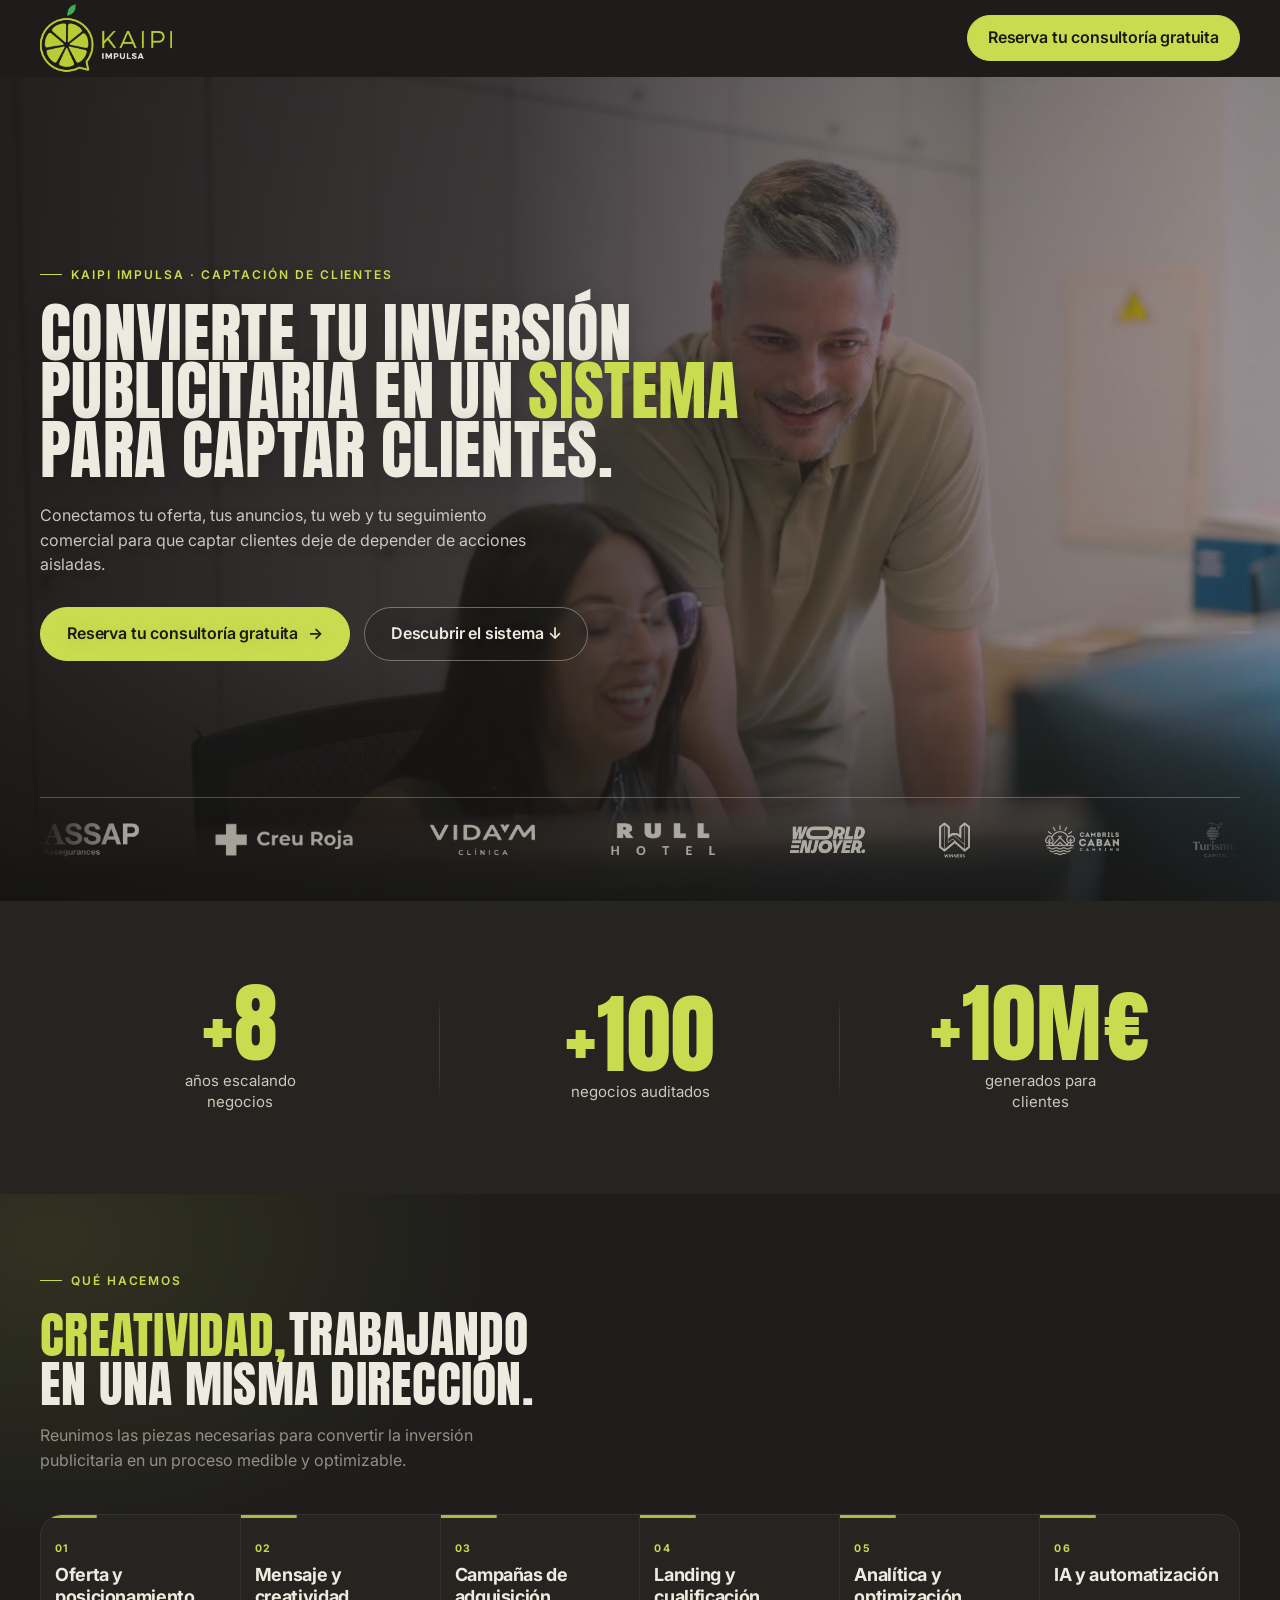
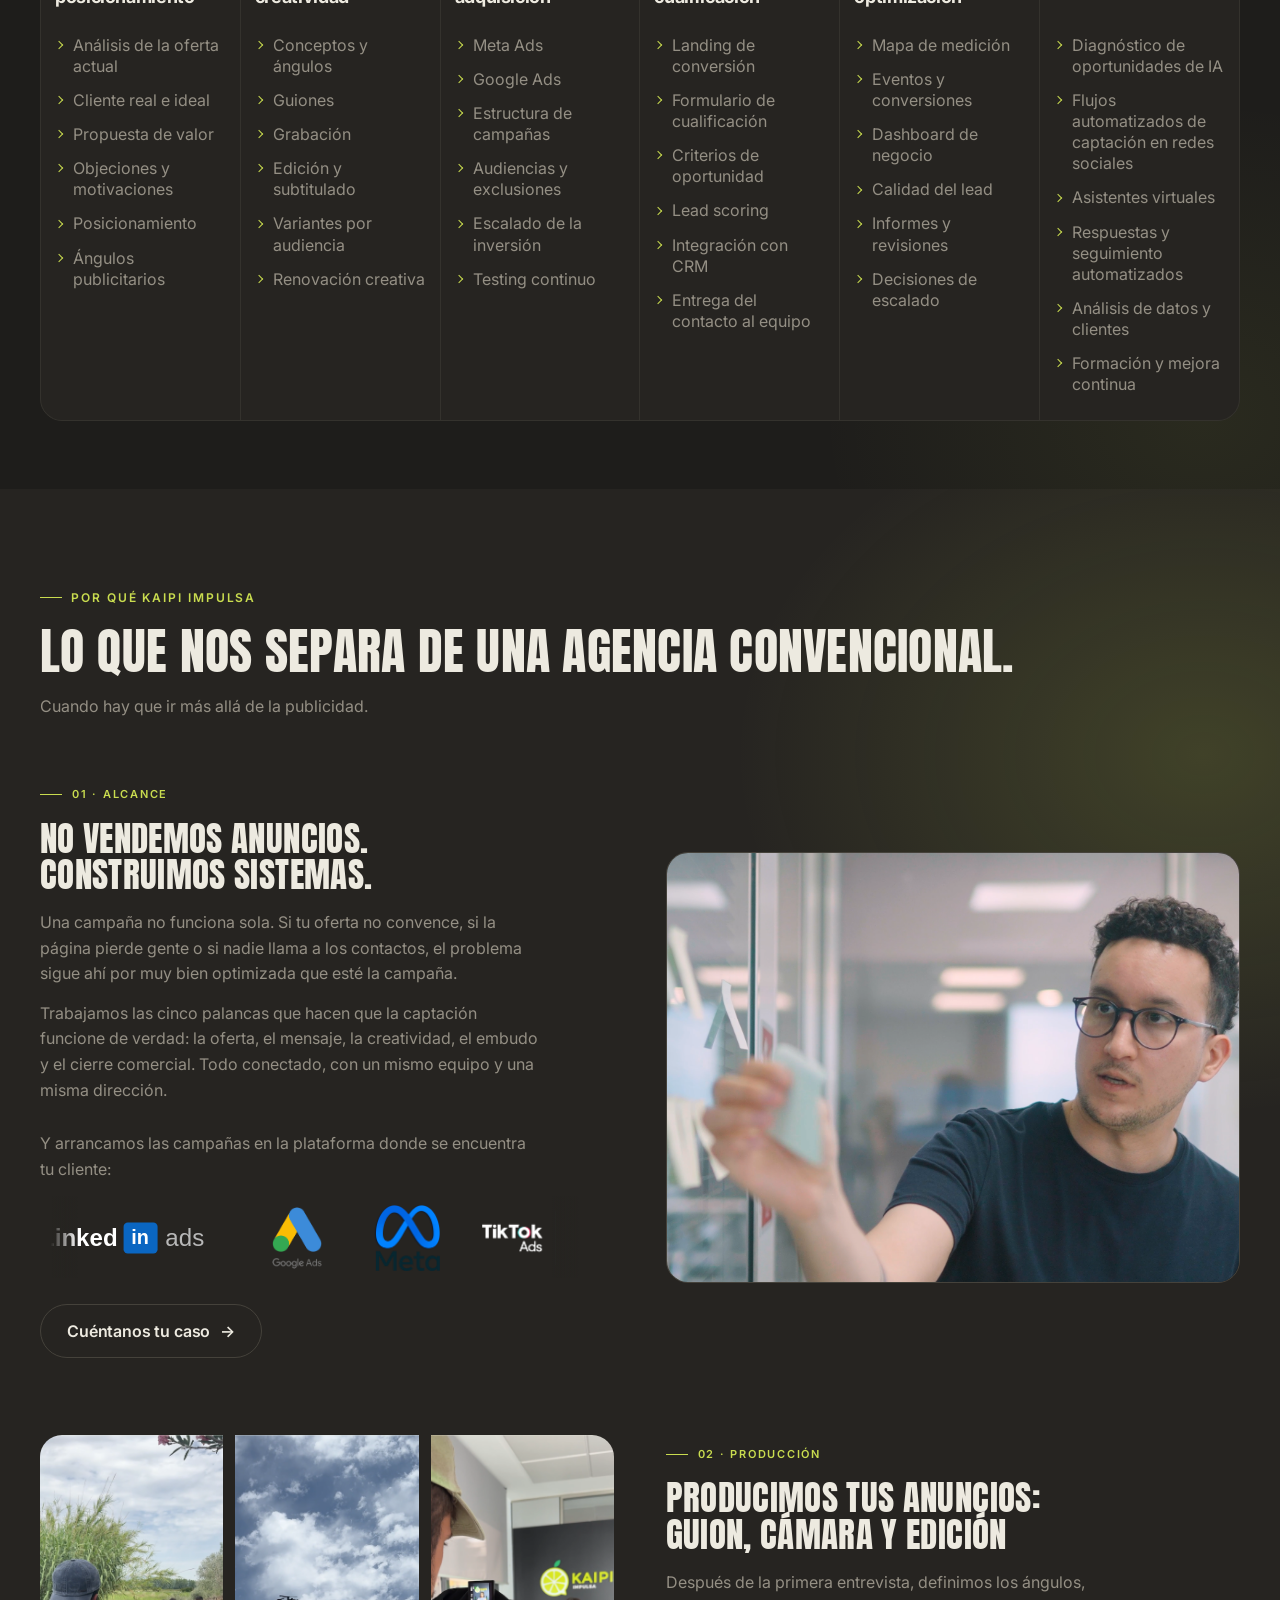
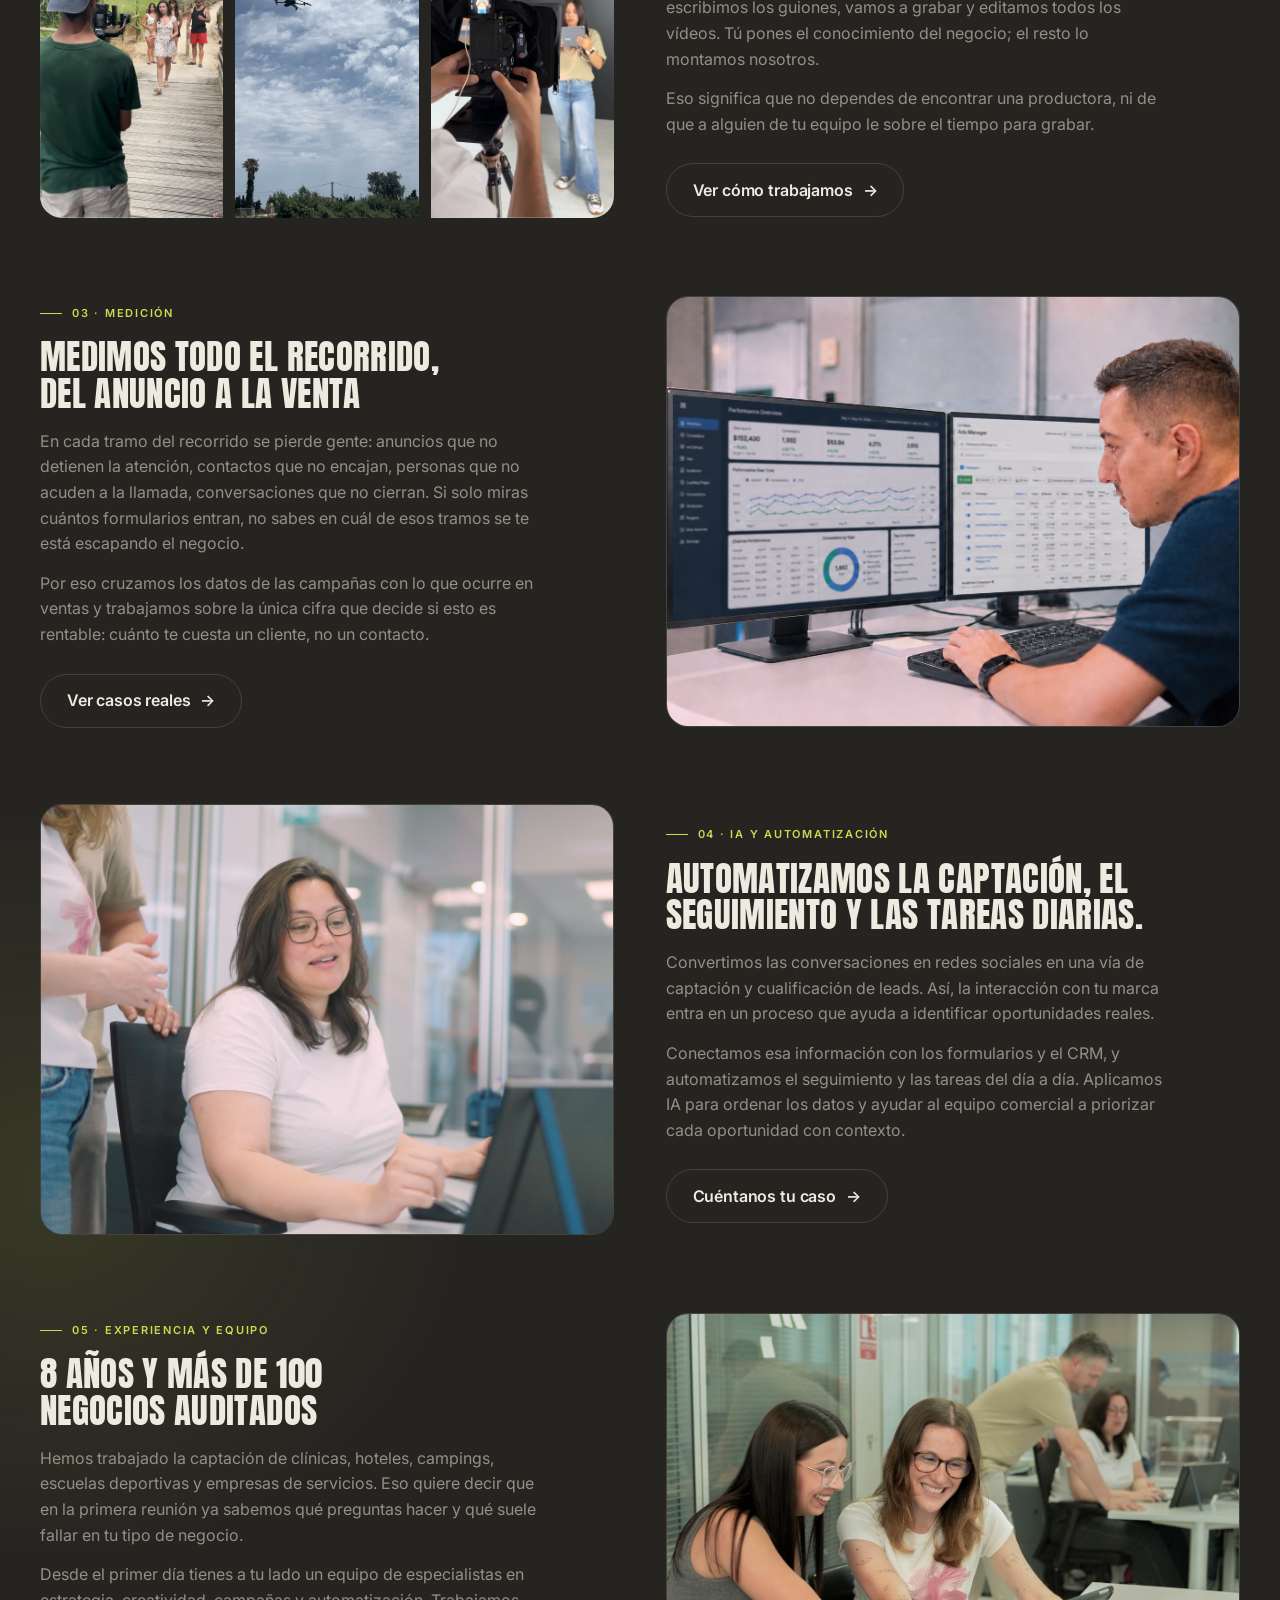
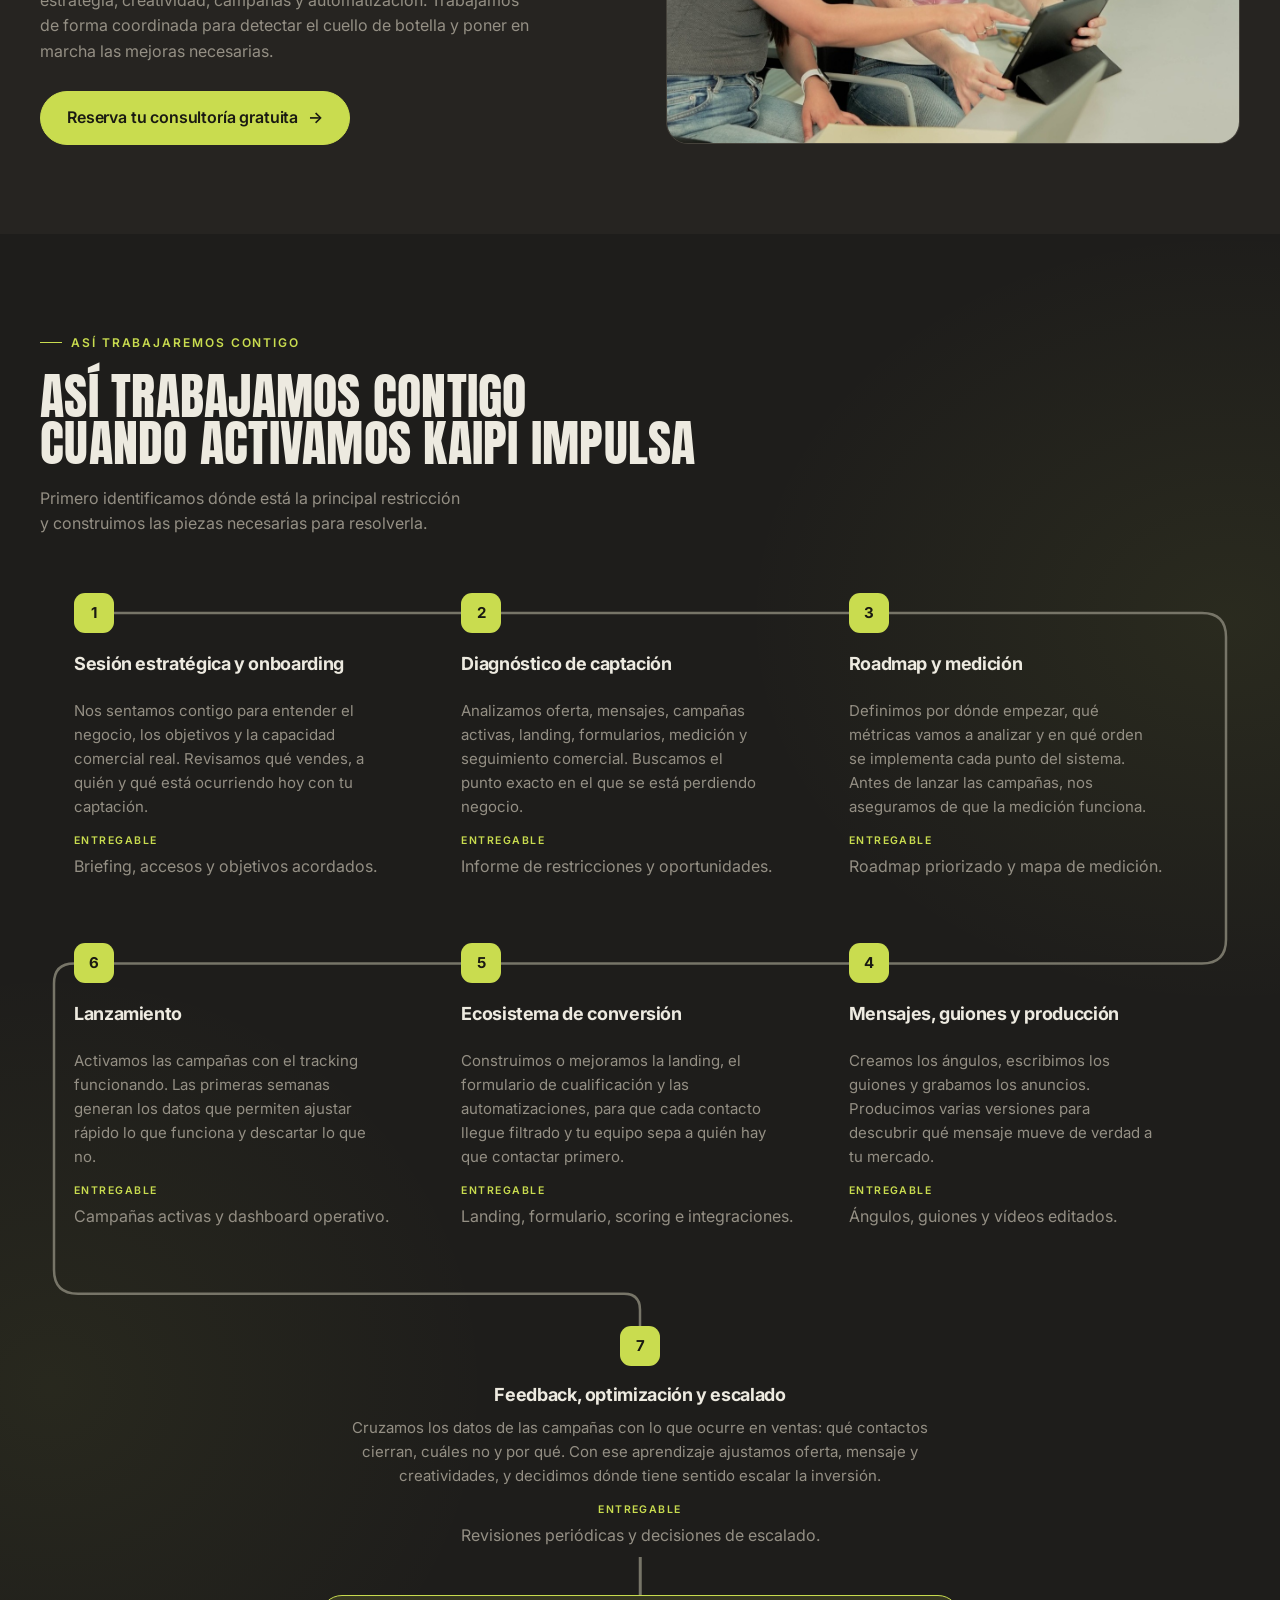
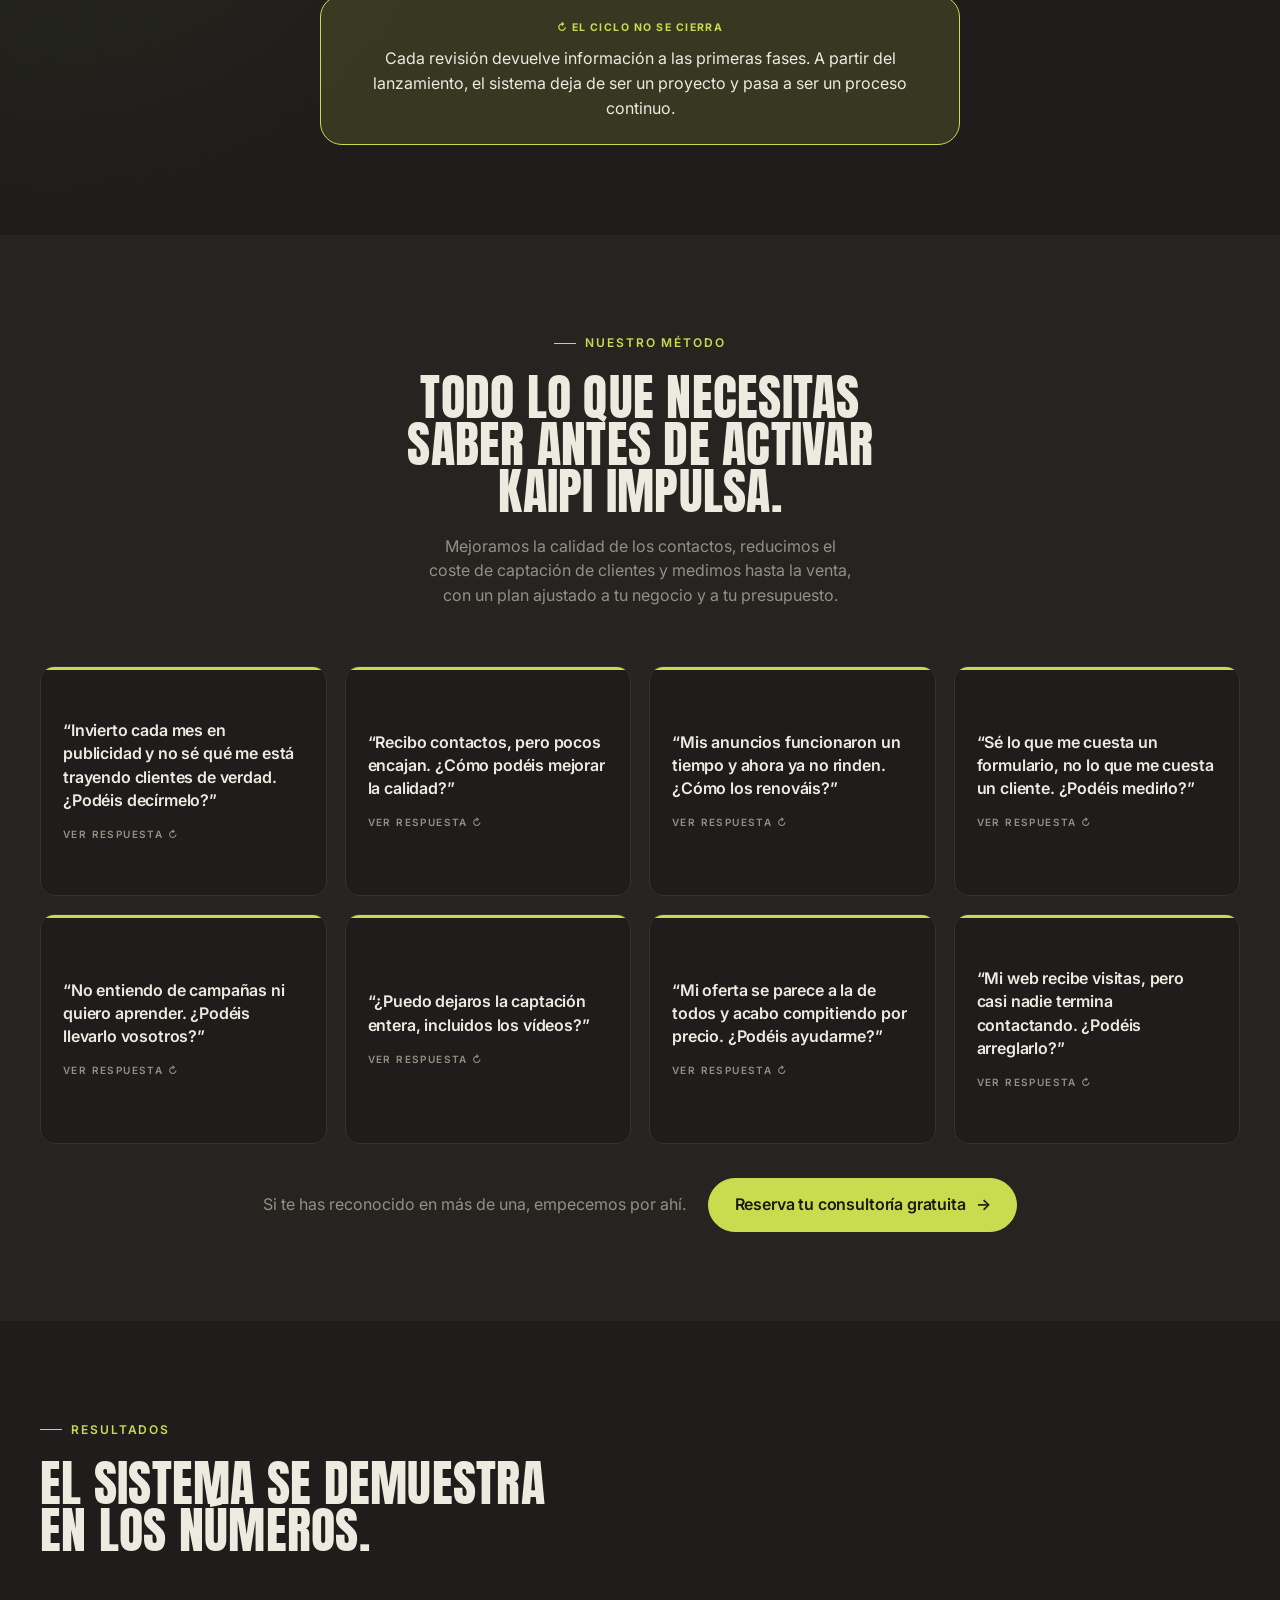
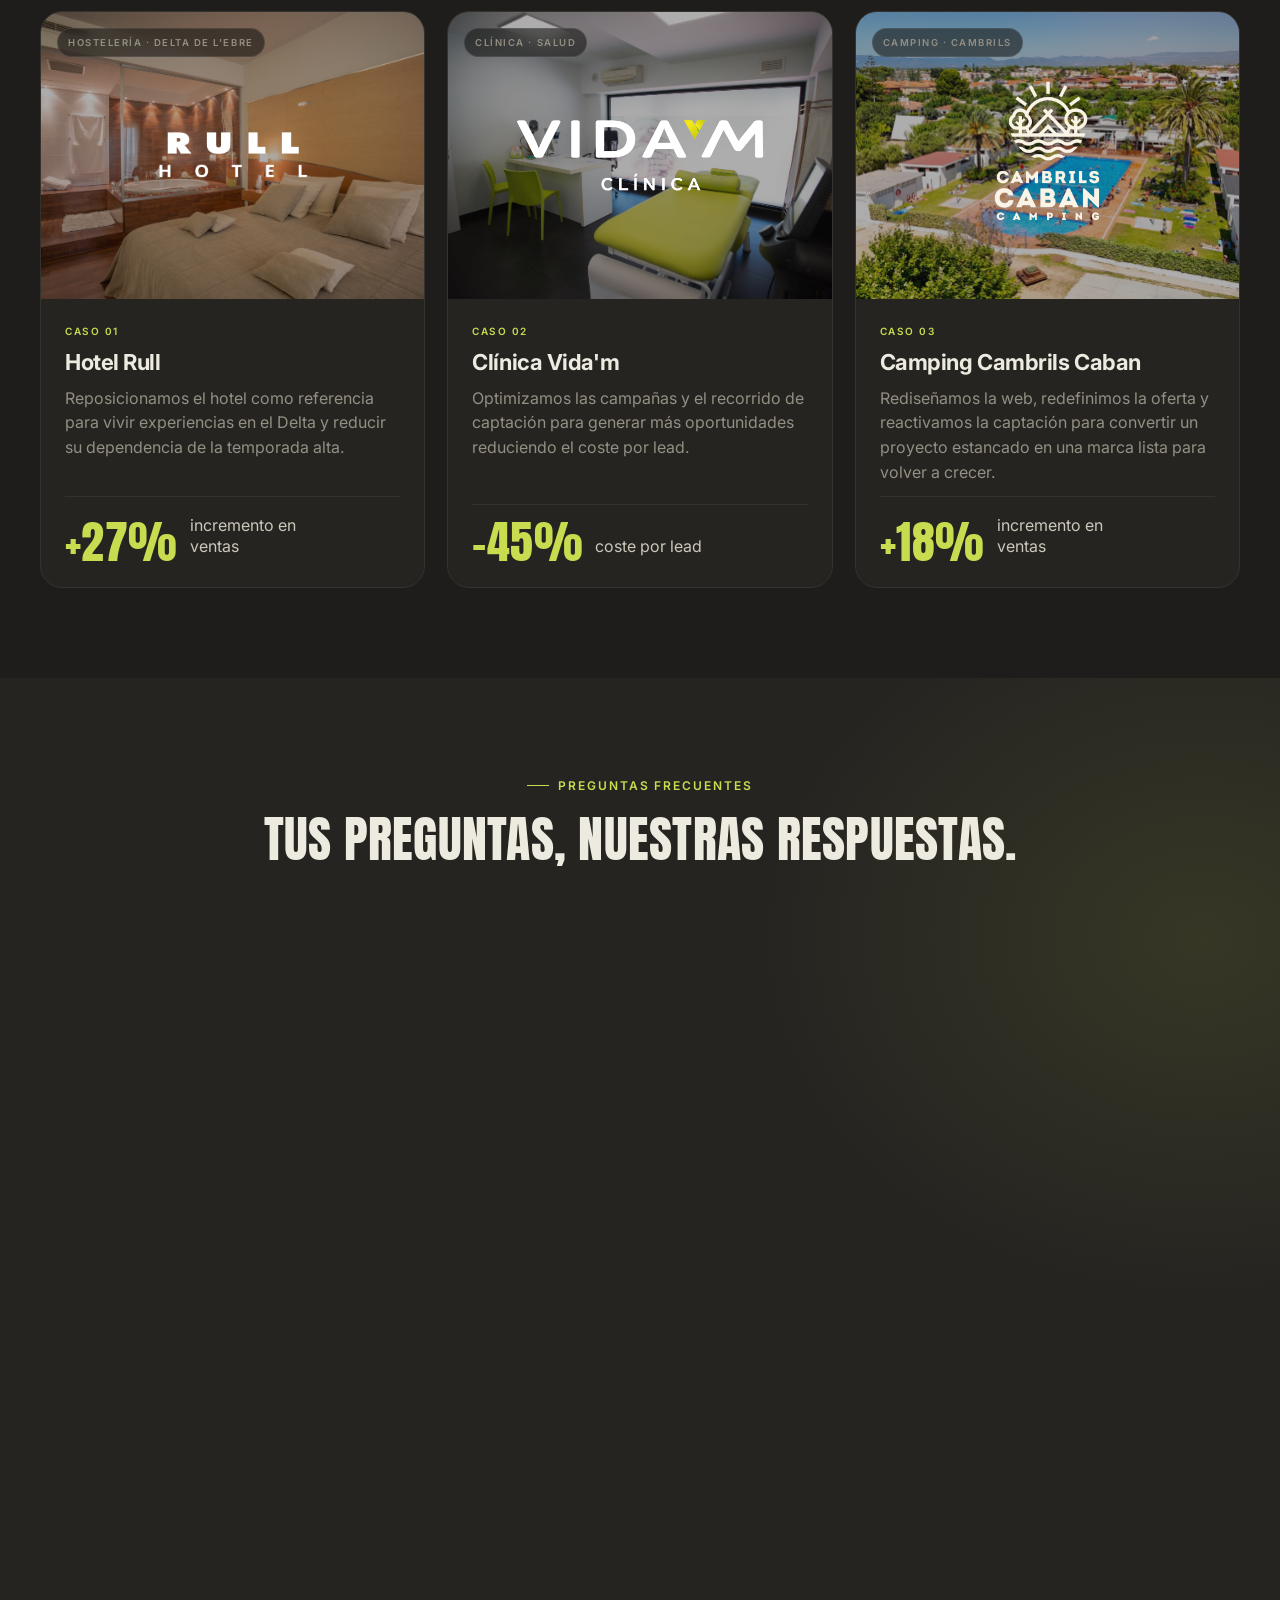
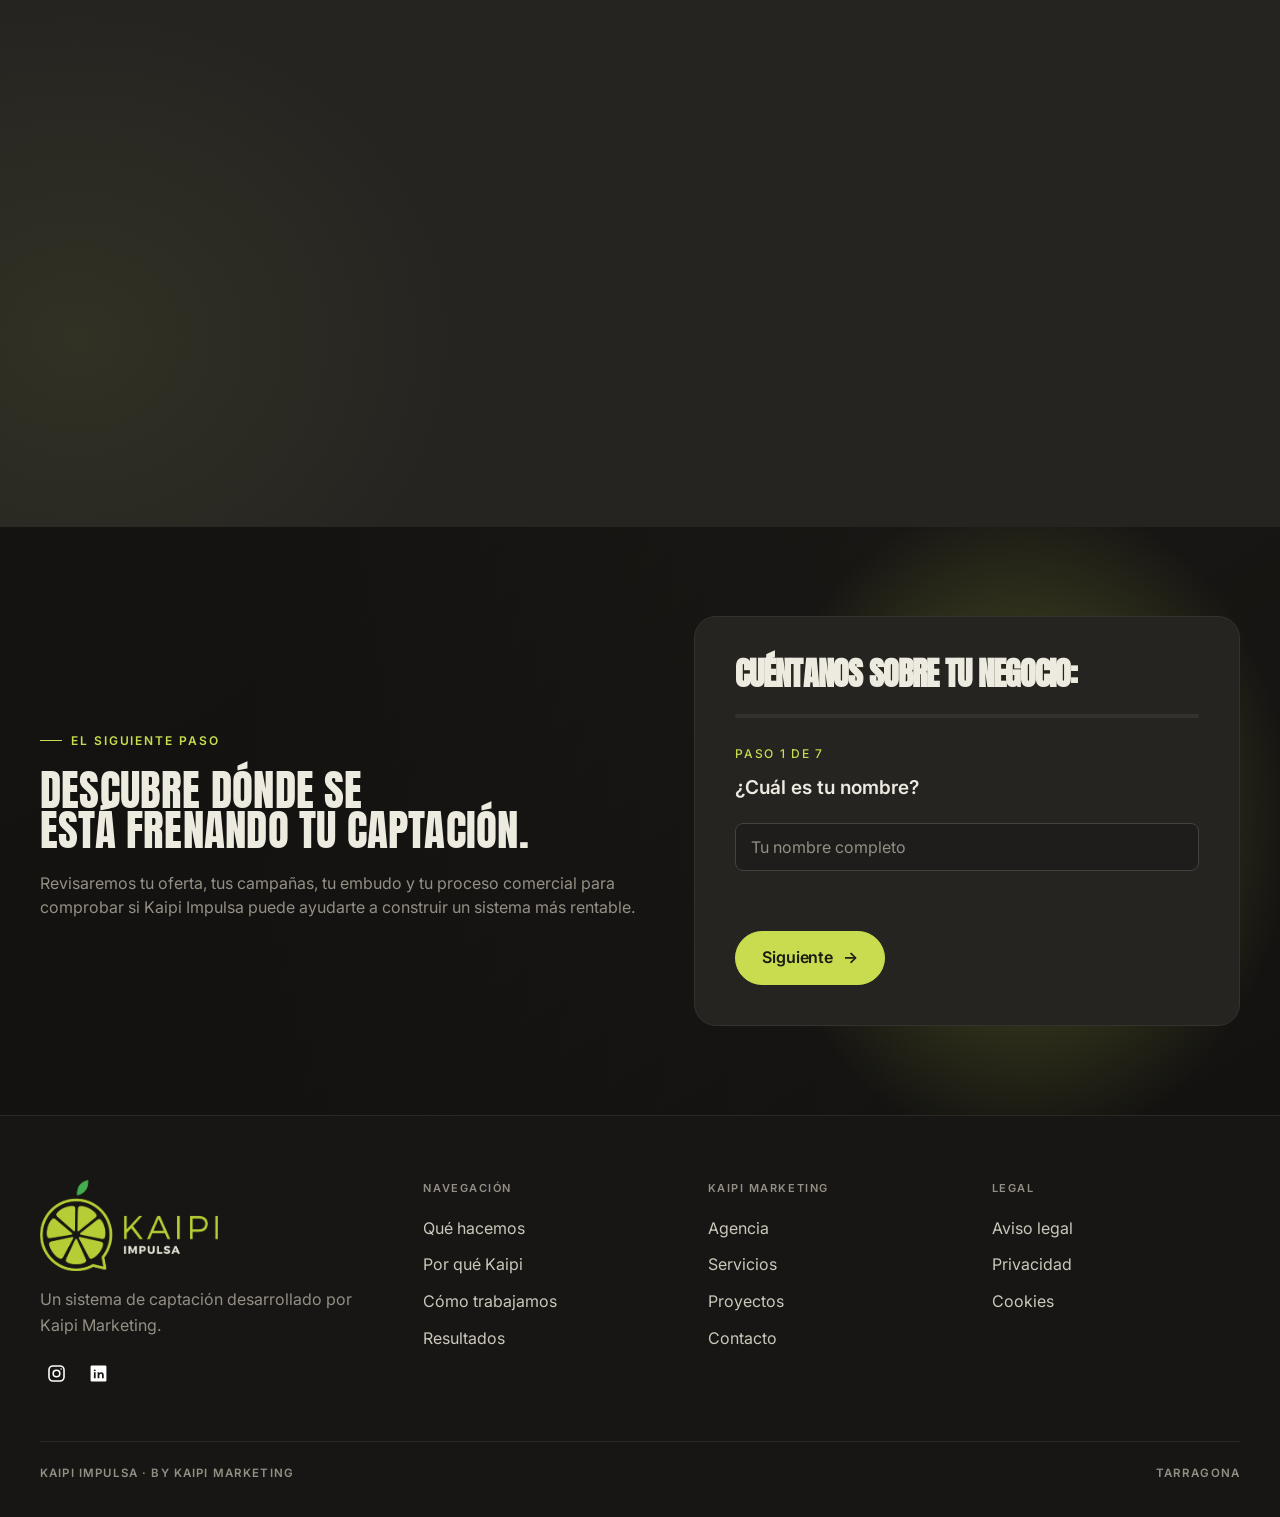
<file: index.html>
<!DOCTYPE html>
<html lang="es">
<head>
<!-- Google Tag Manager -->
<script>(function(w,d,s,l,i){w[l]=w[l]||[];w[l].push({'gtm.start':
new Date().getTime(),event:'gtm.js'});var f=d.getElementsByTagName(s)[0],
j=d.createElement(s),dl=l!='dataLayer'?'&l='+l:'';j.async=true;j.src=
'https://www.googletagmanager.com/gtm.js?id='+i+dl;f.parentNode.insertBefore(j,f);
})(window,document,'script','dataLayer','GTM-55RJZG6');</script>
<!-- End Google Tag Manager -->
<meta charset="UTF-8" />
<meta name="viewport" content="width=device-width, initial-scale=1.0" />
<title>Kaipi Impulsa — Sistema de captación de clientes | by Kaipi Marketing</title>
<meta name="description" content="Kaipi Impulsa conecta oferta, mensaje, creatividad, campañas, embudo y seguimiento comercial para convertir la inversión publicitaria en oportunidades reales de venta." />
<link rel="preconnect" href="https://fonts.googleapis.com">
<link rel="preconnect" href="https://fonts.gstatic.com" crossorigin>
<link href="https://fonts.googleapis.com/css2?family=Anton&family=Inter:wght@400;500;600;700;800&display=swap" rel="stylesheet">
<link rel="stylesheet" href="css/styles.css?v=2">
</head>
<body>
<!-- Google Tag Manager (noscript) -->
<noscript><iframe src="https://www.googletagmanager.com/ns.html?id=GTM-55RJZG6"
height="0" width="0" style="display:none;visibility:hidden"></iframe></noscript>
<!-- End Google Tag Manager (noscript) -->
<div id="top" aria-hidden="true"></div>
<!-- ==================== HEADER ==================== -->
<header class="hdr">
  <div class="wrap hdr__in">
    <a class="brand" href="#top" aria-label="Kaipi Impulsa, volver al inicio">
      <span class="brand__logo"><img src="assets/img/kaipi-impulsa-logo-dark.png" alt="" width="4500" height="4500"></span>
    </a>
    <div class="hdr__cta">
      <a class="btn btn--sm" href="#diagnostico">Reserva tu consultoría gratuita</a>
    </div>
  </div>
</header>

<!-- ==================== 1. HERO ==================== -->
<section class="sec hero hero--video">
  <video class="hero__bg" src="assets/video/vsl-demo-trim.mp4" poster="assets/video/vsl-demo-trim-poster.jpg" autoplay muted loop playsinline preload="metadata" aria-hidden="true"></video>
  <div class="hero__shade" aria-hidden="true"></div>
  <div class="wrap hero__grid">
    <div class="hero__copy">
      <span class="eyebrow">Kaipi Impulsa · Captación de clientes</span>
      <h1 class="hero__title">
        <span class="hero__title-line">Convierte tu inversión</span>
        <span class="hero__title-line">publicitaria en un <em>sistema</em></span>
        <span class="hero__title-line">para captar clientes.</span>
      </h1>
      <p class="lead">Conectamos tu oferta, tus anuncios, tu web y tu seguimiento comercial para que captar clientes deje de depender de acciones aisladas.</p>
      <div class="hero__cta">
        <a class="btn" href="#diagnostico">Reserva tu consultoría gratuita <span class="arw" aria-hidden="true">→</span></a>
        <a class="btn btn--ghost" href="#que-hacemos">Descubrir el sistema ↓</a>
      </div>
      
    </div>

  </div>

  <div class="wrap trustbar rv">
    <div class="marquee" aria-label="Empresas que han confiado en Kaipi">
      <div class="marquee__track" id="logoTrack">
        <span class="logo-mark" role="img" aria-label="ASSAP Assegurances" style="aspect-ratio:140/55;--m:url([data-uri])"></span>
        <span class="logo-mark" role="img" aria-label="Creu Roja" style="aspect-ratio:198/55;--m:url([data-uri])"></span>
        <span class="logo-mark" role="img" aria-label="Clínica Vida'm" style="aspect-ratio:153/55;--m:url([data-uri])"></span>
        <span class="logo-mark" role="img" aria-label="Rull Hotel" style="aspect-ratio:151/55;--m:url([data-uri])"></span>
        <span class="logo-mark" role="img" aria-label="World Enjoyer" style="aspect-ratio:157/80;--m:url([data-uri])"></span>
        <span class="logo-mark" role="img" aria-label="Winners" style="aspect-ratio:70/80;--m:url([data-uri])"></span>
        <span class="logo-mark" role="img" aria-label="Cambrils Caban Camping" style="aspect-ratio:156/80;--m:url([data-uri])"></span>
        <span class="logo-mark" role="img" aria-label="Turisme Perelló" style="aspect-ratio:169/80;--m:url([data-uri])"></span>
      </div>
    </div>
  </div>
</section>

<!-- ==================== 2. CIFRAS ==================== -->
<section class="sec sec--tint figband">
  <div class="wrap figs rv" id="figures">
    <div class="tfig"><b data-count="8" data-pre="+">+8</b><span>años escalando negocios</span></div>
    <div class="tfig"><b data-count="100" data-pre="+">+100</b><span>negocios auditados</span></div>
    <div class="tfig"><b data-count="10" data-pre="+" data-suf="M€">+10M€</b><span>generados para clientes</span></div>
  </div>
</section>

<!-- ==================== 3. QUÉ HACEMOS ==================== -->
<section class="sec" id="que-hacemos">
  <div class="wrap">
    <div class="sec-head rv">
      <span class="eyebrow">Qué hacemos</span>
      <h2 class="wide qh-title">
        <span class="qh-title__line">
          <span class="rot" id="rot" aria-hidden="true">
            <i class="is-on">Estrategia,</i><i>Creatividad,</i><i>Campañas,</i><i>Conversión,</i>
          </span>
          <span class="qh-title__tail">trabajando</span>
        </span>
        <span class="qh-title__line2">en una misma dirección.</span>
        <span class="sr-only">Estrategia, creatividad, campañas y conversión, trabajando en una misma dirección.</span>
      </h2>
      <p class="lead">Reunimos las piezas necesarias para convertir la inversión publicitaria en un proceso medible y optimizable.</p>
    </div>

    <div class="qh-services rv" aria-label="Áreas de trabajo de Kaipi Impulsa">
      <article class="qh-service">
        <div class="qh-service__head">
          <span class="qh-service__n">01</span>
          <h3>Oferta y posicionamiento</h3>
        </div>
        <ul class="qh-service__list">
          <li>Análisis de la oferta actual</li>
          <li>Cliente real e ideal</li>
          <li>Propuesta de valor</li>
          <li>Objeciones y motivaciones</li>
          <li>Posicionamiento</li>
          <li>Ángulos publicitarios</li>
        </ul>
      </article>

      <article class="qh-service">
        <div class="qh-service__head">
          <span class="qh-service__n">02</span>
          <h3>Mensaje y creatividad</h3>
        </div>
        <ul class="qh-service__list">
          <li>Conceptos y ángulos</li>
          <li>Guiones</li>
          <li>Grabación</li>
          <li>Edición y subtitulado</li>
          <li>Variantes por audiencia</li>
          <li>Renovación creativa</li>
        </ul>
      </article>

      <article class="qh-service">
        <div class="qh-service__head">
          <span class="qh-service__n">03</span>
          <h3>Campañas de adquisición</h3>
        </div>
        <ul class="qh-service__list">
          <li>Meta Ads</li>
          <li>Google Ads</li>
          <li>Estructura de campañas</li>
          <li>Audiencias y exclusiones</li>
          <li>Escalado de la inversión</li>
          <li>Testing continuo</li>
        </ul>
      </article>

      <article class="qh-service">
        <div class="qh-service__head">
          <span class="qh-service__n">04</span>
          <h3>Landing y cualificación</h3>
        </div>
        <ul class="qh-service__list">
          <li>Landing de conversión</li>
          <li>Formulario de cualificación</li>
          <li>Criterios de oportunidad</li>
          <li>Lead scoring</li>
          <li>Integración con CRM</li>
          <li>Entrega del contacto al equipo</li>
        </ul>
      </article>

      <article class="qh-service">
        <div class="qh-service__head">
          <span class="qh-service__n">05</span>
          <h3>Analítica y optimización</h3>
        </div>
        <ul class="qh-service__list">
          <li>Mapa de medición</li>
          <li>Eventos y conversiones</li>
          <li>Dashboard de negocio</li>
          <li>Calidad del lead</li>
          <li>Informes y revisiones</li>
          <li>Decisiones de escalado</li>
        </ul>
      </article>

      <article class="qh-service">
        <div class="qh-service__head">
          <span class="qh-service__n">06</span>
          <h3>IA y automatización</h3>
        </div>
        <ul class="qh-service__list">
          <li>Diagnóstico de oportunidades de IA</li>
          <li>Flujos automatizados de captación en redes sociales</li>
          <li>Asistentes virtuales</li>
          <li>Respuestas y seguimiento automatizados</li>
          <li>Análisis de datos y clientes</li>
          <li>Formación y mejora continua</li>
        </ul>
      </article>
    </div>
  </div>
</section>

<!-- ==================== 4. POR QUÉ KAIPI IMPULSA ==================== -->
<section class="sec sec--tint" id="por-que">
  <div class="wrap">
    <div class="sec-head rv">
      <span class="eyebrow">Por qué Kaipi Impulsa</span>
      <h2 class="wide">Lo que nos separa de una agencia convencional.</h2>
      <p class="lead">Cuando hay que ir más allá de la publicidad.</p>
    </div>

    <div class="why">
      <div class="why__row rv">
        <div>
          <span class="why__n">01 · Alcance</span>
          <h3 class="why__t">No vendemos anuncios.<br>Construimos sistemas.</h3>
          <p>Una campaña no funciona sola. Si tu oferta no convence, si la página pierde gente o si nadie llama a los contactos, el problema sigue ahí por muy bien optimizada que esté la campaña.</p>
          <p>Trabajamos las cinco palancas que hacen que la captación funcione de verdad: la oferta, el mensaje, la creatividad, el embudo y el cierre comercial. Todo conectado, con un mismo equipo y una misma dirección.</p>
          <p class="why__platlead">Y arrancamos las campañas en la plataforma donde se encuentra tu cliente:</p>
          <div class="qh-plat" aria-label="Plataformas publicitarias con las que trabajamos">
            <div class="qh-plat__track">
              <div class="qh-plat__item qh-plat__item--linkedin" title="LinkedIn Ads">
                <svg viewBox="0 0 268 48" aria-label="LinkedIn Ads">
                  <text x="0" y="35" fill="#FFFFFF" font-size="34" font-weight="700" font-family="Arial, sans-serif">Linked</text>
                  <rect x="118" y="2" width="48" height="44" rx="6" fill="#0A66C2"/>
                  <text x="129" y="33" fill="#FFFFFF" font-size="28" font-weight="700" font-family="Arial, sans-serif">in</text>
                  <text x="177" y="35" fill="#B8B8B8" font-size="34" font-weight="500" font-family="Arial, sans-serif">ads</text>
                </svg>
              </div>
              <div class="qh-plat__item qh-plat__item--google" title="Google Ads">
                <img src="assets/img/google-ads-logo.png" alt="Google Ads" loading="lazy">
              </div>
              <div class="qh-plat__item qh-plat__item--meta" title="Meta Ads">
                <img src="assets/img/meta-logo.png" alt="Meta Ads" loading="lazy">
              </div>
              <div class="qh-plat__item qh-plat__item--tiktok" title="TikTok Ads">
                <img src="assets/img/tiktok-ads-logo.png" alt="TikTok Ads" loading="lazy">
              </div>

              <div class="qh-plat__item qh-plat__item--linkedin" title="LinkedIn Ads" aria-hidden="true">
                <svg viewBox="0 0 268 48" aria-hidden="true">
                  <text x="0" y="35" fill="#FFFFFF" font-size="34" font-weight="700" font-family="Arial, sans-serif">Linked</text>
                  <rect x="118" y="2" width="48" height="44" rx="6" fill="#0A66C2"/>
                  <text x="129" y="33" fill="#FFFFFF" font-size="28" font-weight="700" font-family="Arial, sans-serif">in</text>
                  <text x="177" y="35" fill="#B8B8B8" font-size="34" font-weight="500" font-family="Arial, sans-serif">ads</text>
                </svg>
              </div>
              <div class="qh-plat__item qh-plat__item--google" title="Google Ads" aria-hidden="true">
                <img src="assets/img/google-ads-logo.png" alt="" loading="lazy">
              </div>
              <div class="qh-plat__item qh-plat__item--meta" title="Meta Ads" aria-hidden="true">
                <img src="assets/img/meta-logo.png" alt="" loading="lazy">
              </div>
              <div class="qh-plat__item qh-plat__item--tiktok" title="TikTok Ads" aria-hidden="true">
                <img src="assets/img/tiktok-ads-logo.png" alt="" loading="lazy">
              </div>
            </div>
          </div>
          <a class="btn btn--ghost" href="#diagnostico">Cuéntanos tu caso <span class="arw" aria-hidden="true">→</span></a>
        </div>
        <div class="why__media why__media--photo">
          <img src="assets/img/kaipi-alcance-pizarra.png" alt="Miembro del equipo de Kaipi explicando una estrategia en una pizarra" loading="lazy">
        </div>
      </div>

      <div class="why__row rv">
        <div>
          <span class="why__n">02 · Producción</span>
          <h3 class="why__t">Producimos tus anuncios:<br>guion, cámara y edición</h3>
          <p>Después de la primera entrevista, definimos los ángulos, escribimos los guiones, vamos a grabar y editamos todos los vídeos. Tú pones el conocimiento del negocio; el resto lo montamos nosotros.</p>
          <p>Eso significa que no dependes de encontrar una productora, ni de que a alguien de tu equipo le sobre el tiempo para grabar.</p>
          <a class="btn btn--ghost" href="#como-trabajamos">Ver cómo trabajamos <span class="arw" aria-hidden="true">→</span></a>
        </div>
        <div class="why__media why__media--photo why__media--collage">
          <div class="prod-frame" role="img" aria-label="Grabación de un anuncio en exterior"></div>
          <div class="prod-frame" role="img" aria-label="Dron durante un rodaje exterior"></div>
          <div class="prod-frame" role="img" aria-label="Grabación en estudio de Kaipi Impulsa"></div>
        </div>
      </div>

      <div class="why__row rv">
        <div>
          <span class="why__n">03 · Medición</span>
          <h3 class="why__t">Medimos todo el recorrido,<br>del anuncio a la venta</h3>
          <p>En cada tramo del recorrido se pierde gente: anuncios que no detienen la atención, contactos que no encajan, personas que no acuden a la llamada, conversaciones que no cierran. Si solo miras cuántos formularios entran, no sabes en cuál de esos tramos se te está escapando el negocio.</p>
          <p>Por eso cruzamos los datos de las campañas con lo que ocurre en ventas y trabajamos sobre la única cifra que decide si esto es rentable: cuánto te cuesta un cliente, no un contacto.</p>
          <a class="btn btn--ghost" href="#resultados">Ver casos reales <span class="arw" aria-hidden="true">→</span></a>
        </div>
        <div class="why__media why__media--photo">
          <img src="assets/img/kaipi-dashboard-analitica.jpg" alt="Revisando el panel de resultados de una campaña" loading="lazy">
        </div>
      </div>

      <div class="why__row rv">
        <div>
          <span class="why__n">04 · IA y automatización</span>
          <h3 class="why__t">Automatizamos la captación, el seguimiento y las tareas diarias.</h3>
          <p>Convertimos las conversaciones en redes sociales en una vía de captación y cualificación de leads. Así, la interacción con tu marca entra en un proceso que ayuda a identificar oportunidades reales.</p>
          <p>Conectamos esa información con los formularios y el CRM, y automatizamos el seguimiento y las tareas del día a día. Aplicamos IA para ordenar los datos y ayudar al equipo comercial a priorizar cada oportunidad con contexto.</p>
          <a class="btn btn--ghost" href="#diagnostico">Cuéntanos tu caso <span class="arw" aria-hidden="true">→</span></a>
        </div>
        <div class="why__media why__media--photo">
          <img src="assets/img/kaipi-ia-automatizaciones.png" alt="Profesional de Kaipi trabajando con un ordenador en la oficina" loading="lazy">
        </div>
      </div>

      <div class="why__row rv">
        <div>
          <span class="why__n">05 · Experiencia y equipo</span>
          <h3 class="why__t">8 años y más de 100<br>negocios auditados</h3>
          <p>Hemos trabajado la captación de clínicas, hoteles, campings, escuelas deportivas y empresas de servicios. Eso quiere decir que en la primera reunión ya sabemos qué preguntas hacer y qué suele fallar en tu tipo de negocio.</p>
          <p>Desde el primer día tienes a tu lado un equipo de especialistas en estrategia, creatividad, campañas y automatización. Trabajamos de forma coordinada para detectar el cuello de botella y poner en marcha las mejoras necesarias.</p>
          <a class="btn" href="#diagnostico">Reserva tu consultoría gratuita <span class="arw" aria-hidden="true">→</span></a>
        </div>
        <div class="why__media why__media--photo">
          <img src="assets/img/kaipi-equipo-experiencia.jpg" alt="Equipo de Kaipi trabajando en la oficina" loading="lazy">
        </div>
      </div>
    </div>
  </div>
</section>

<!-- ==================== 6. CÓMO TRABAJAMOS ==================== -->
<section class="sec" id="como-trabajamos">
  <div class="wrap">
    <div class="sec-head rv">
      <span class="eyebrow">Así trabajaremos contigo</span>
      <h2 class="wide process-title"><span>Así trabajamos contigo</span> <span>cuando activamos KAIPI IMPULSA</span></h2>
      <p class="lead">Primero identificamos dónde está la principal restricción y construimos las piezas necesarias para resolverla.</p>
    </div>

    <div class="flow rv">
      <svg class="flow__wires" aria-hidden="true" preserveAspectRatio="none"><path id="flowWire"></path></svg>
      <div class="flow__row flow__row--down-r">
        <article class="step">
          <span class="step__badge">1</span>
          <h3>Sesión estratégica y onboarding</h3>
          <p>Nos sentamos contigo para entender el negocio, los objetivos y la capacidad comercial real. Revisamos qué vendes, a quién y qué está ocurriendo hoy con tu captación.</p>
          <p class="step__out"><b>Entregable</b> Briefing, accesos y objetivos acordados.</p>
        </article>
        <article class="step">
          <span class="step__badge">2</span>
          <h3>Diagnóstico de captación</h3>
          <p>Analizamos oferta, mensajes, campañas activas, landing, formularios, medición y seguimiento comercial. Buscamos el punto exacto en el que se está perdiendo negocio.</p>
          <p class="step__out"><b>Entregable</b> Informe de restricciones y oportunidades.</p>
        </article>
        <article class="step">
          <span class="step__badge">3</span>
          <h3>Roadmap y medición</h3>
          <p>Definimos por dónde empezar, qué métricas vamos a analizar y en qué orden se implementa cada punto del sistema. Antes de lanzar las campañas, nos aseguramos de que la medición funciona.</p>
          <p class="step__out"><b>Entregable</b> Roadmap priorizado y mapa de medición.</p>
        </article>
      </div>

      <div class="flow__row flow__row--rev flow__row--down-l">
        <article class="step">
          <span class="step__badge">4</span>
          <h3>Mensajes, guiones y producción</h3>
          <p>Creamos los ángulos, escribimos los guiones y grabamos los anuncios. Producimos varias versiones para descubrir qué mensaje mueve de verdad a tu mercado.</p>
          <p class="step__out"><b>Entregable</b> Ángulos, guiones y vídeos editados.</p>
        </article>
        <article class="step">
          <span class="step__badge">5</span>
          <h3>Ecosistema de conversión</h3>
          <p>Construimos o mejoramos la landing, el formulario de cualificación y las automatizaciones, para que cada contacto llegue filtrado y tu equipo sepa a quién hay que contactar primero.</p>
          <p class="step__out"><b>Entregable</b> Landing, formulario, scoring e integraciones.</p>
        </article>
        <article class="step">
          <span class="step__badge">6</span>
          <h3>Lanzamiento</h3>
          <p>Activamos las campañas con el tracking funcionando. Las primeras semanas generan los datos que permiten ajustar rápido lo que funciona y descartar lo que no.</p>
          <p class="step__out"><b>Entregable</b> Campañas activas y dashboard operativo.</p>
        </article>
      </div>

      <div class="flow__end">
        <span class="step__badge">7</span>
        <div class="step">
          <h3>Feedback, optimización y escalado</h3>
          <p>Cruzamos los datos de las campañas con lo que ocurre en ventas: qué contactos cierran, cuáles no y por qué. Con ese aprendizaje ajustamos oferta, mensaje y creatividades, y decidimos dónde tiene sentido escalar la inversión.</p>
          <p class="step__out"><b>Entregable</b> Revisiones periódicas y decisiones de escalado.</p>
        </div>
        <p class="flow__loop"><b>↻ El ciclo no se cierra</b> Cada revisión devuelve información a las primeras fases. A partir del lanzamiento, el sistema deja de ser un proyecto y pasa a ser un proceso continuo.</p>
      </div>
    </div>
  </div>
</section>

<!-- ==================== 7. DUDAS Y DOLORES ==================== -->
<section class="sec sec--tint">
  <div class="wrap">
    <div class="sec-head rv" style="text-align:center;margin-inline:auto">
      <span class="eyebrow" style="justify-content:center">Nuestro método</span>
      <h2 class="wide" style="margin-inline:auto">Todo lo que necesitas saber antes de activar KAIPI IMPULSA.</h2>
      <p class="lead" style="margin-inline:auto">Mejoramos la calidad de los contactos, reducimos el coste de captación de clientes y medimos hasta la venta, con un plan ajustado a tu negocio y a tu presupuesto.</p>
    </div>

    <div class="pains rv">
      <div class="pain" role="button" tabindex="0" aria-label="Ver respuesta">
        <div class="pain__in">
          <div class="pain__face pain__face--front">
            <p>“Invierto cada mes en publicidad y no sé qué me está trayendo clientes de verdad. ¿Podéis decírmelo?”</p>
            <span class="pain__hint">Ver respuesta ↻</span>
          </div>
          <div class="pain__face pain__face--back">
            <em>Nuestra respuesta</em>
            <p>Medimos cada campaña hasta el momento de la venta, para no perder información del recorrido completo del cliente.</p>
          </div>
        </div>
      </div>
      <div class="pain" role="button" tabindex="0" aria-label="Ver respuesta">
        <div class="pain__in">
          <div class="pain__face pain__face--front">
            <p>“Recibo contactos, pero pocos encajan. ¿Cómo podéis mejorar la calidad?”</p>
            <span class="pain__hint">Ver respuesta ↻</span>
          </div>
          <div class="pain__face pain__face--back">
            <em>Nuestra respuesta</em>
            <p>Filtramos y puntuamos cada contacto antes de que llegue a tu equipo.</p>
          </div>
        </div>
      </div>
      <div class="pain" role="button" tabindex="0" aria-label="Ver respuesta">
        <div class="pain__in">
          <div class="pain__face pain__face--front">
            <p>“Mis anuncios funcionaron un tiempo y ahora ya no rinden. ¿Cómo los renováis?”</p>
            <span class="pain__hint">Ver respuesta ↻</span>
          </div>
          <div class="pain__face pain__face--back">
            <em>Nuestra respuesta</em>
            <p>Producimos creatividades nuevas de forma continua y retiramos las agotadas.</p>
          </div>
        </div>
      </div>
      <div class="pain" role="button" tabindex="0" aria-label="Ver respuesta">
        <div class="pain__in">
          <div class="pain__face pain__face--front">
            <p>“Sé lo que me cuesta un formulario, no lo que me cuesta un cliente. ¿Podéis medirlo?”</p>
            <span class="pain__hint">Ver respuesta ↻</span>
          </div>
          <div class="pain__face pain__face--back">
            <em>Nuestra respuesta</em>
            <p>Conectamos la inversión publicitaria con el cierre de la venta.</p>
          </div>
        </div>
      </div>
      <div class="pain" role="button" tabindex="0" aria-label="Ver respuesta">
        <div class="pain__in">
          <div class="pain__face pain__face--front">
            <p>“No entiendo de campañas ni quiero aprender. ¿Podéis llevarlo vosotros?”</p>
            <span class="pain__hint">Ver respuesta ↻</span>
          </div>
          <div class="pain__face pain__face--back">
            <em>Nuestra respuesta</em>
            <p>Nos ocupamos de la estrategia y la gestión; tú decides y validas.</p>
          </div>
        </div>
      </div>
      <div class="pain" role="button" tabindex="0" aria-label="Ver respuesta">
        <div class="pain__in">
          <div class="pain__face pain__face--front">
            <p>“¿Puedo dejaros la captación entera, incluidos los vídeos?”</p>
            <span class="pain__hint">Ver respuesta ↻</span>
          </div>
          <div class="pain__face pain__face--back">
            <em>Nuestra respuesta</em>
            <p>Sí: guiones, grabación, edición, campañas, web y seguimiento.</p>
          </div>
        </div>
      </div>
      <div class="pain" role="button" tabindex="0" aria-label="Ver respuesta">
        <div class="pain__in">
          <div class="pain__face pain__face--front">
            <p>“Mi oferta se parece a la de todos y acabo compitiendo por precio. ¿Podéis ayudarme?”</p>
            <span class="pain__hint">Ver respuesta ↻</span>
          </div>
          <div class="pain__face pain__face--back">
            <em>Nuestra respuesta</em>
            <p>Empezamos justo por ahí: qué vendes y por qué elegirte a ti.</p>
          </div>
        </div>
      </div>
      <div class="pain" role="button" tabindex="0" aria-label="Ver respuesta">
        <div class="pain__in">
          <div class="pain__face pain__face--front">
            <p>“Mi web recibe visitas, pero casi nadie termina contactando. ¿Podéis arreglarlo?”</p>
            <span class="pain__hint">Ver respuesta ↻</span>
          </div>
          <div class="pain__face pain__face--back">
            <em>Nuestra respuesta</em>
            <p>Rehacemos el recorrido posterior al clic: página, formulario y avisos.</p>
          </div>
        </div>
      </div>
    </div>

    <div class="pains-foot rv">
      <p>Si te has reconocido en más de una, empecemos por ahí.</p>
      <a class="btn" href="#diagnostico">Reserva tu consultoría gratuita <span class="arw" aria-hidden="true">→</span></a>
    </div>
  </div>
</section>

<!-- ==================== 8. CASOS ==================== -->
<section class="sec" id="resultados">
  <div class="wrap">
    <div class="sec-head rv">
      <span class="eyebrow">Resultados</span>
      <h2 class="title-two-lines"><span>El sistema se demuestra</span> <span>en los números.</span></h2>
    </div>
    <div class="cases rv">
      <article class="case case--live">
        <div class="case__media">
          <img class="case__shot case__shot--hotel" src="assets/img/hotel-rull-room.jpg" alt="Habitación de Hotel Rull">
          <span class="case__tag">Hostelería · Delta de l'Ebre</span>
          <img class="case__logo case__logo--hotel" src="assets/img/hotel-rull-logo-white.png" alt="Hotel Rull">
        </div>
        <div class="case__body">
          <span class="case__eyebrow">Caso 01</span>
          <h3>Hotel Rull</h3>
          <p class="case__summary">Reposicionamos el hotel como referencia para vivir experiencias en el Delta y reducir su dependencia de la temporada alta.</p>
          <div class="case__result"><strong data-count="27" data-pre="+" data-suf="%" data-dur="1800">+27%</strong><span>incremento en ventas</span></div>
        </div>
      </article>
      <article class="case case--live">
        <div class="case__media">
          <img class="case__shot case__shot--vidam" src="assets/img/clinica-vidam-consulta.jpg" alt="Consulta de Clínica Vida'm">
          <span class="case__tag">Clínica · Salud</span>
          <img class="case__logo case__logo--vidam" src="assets/img/clinica-vidam-logo-white.png" alt="Clínica Vida'm">
        </div>
        <div class="case__body">
          <span class="case__eyebrow">Caso 02</span>
          <h3>Clínica Vida'm</h3>
          <p class="case__summary">Optimizamos las campañas y el recorrido de captación para generar más oportunidades reduciendo el coste por lead.</p>
          <div class="case__result"><strong data-count="-46" data-suf="%" data-dur="1800">-46%</strong><span>coste por lead</span></div>
        </div>
      </article>
      <article class="case case--live">
        <div class="case__media">
          <img class="case__shot case__shot--caban" src="assets/img/camping-cambrils-caban-piscina.jpg" alt="Vista aérea de Camping Cambrils Caban">
          <span class="case__tag">Camping · Cambrils</span>
          <img class="case__logo case__logo--caban" src="assets/img/camping-cambrils-caban-logo-white.png" alt="Camping Cambrils Caban">
        </div>
        <div class="case__body">
          <span class="case__eyebrow">Caso 03</span>
          <h3>Camping Cambrils Caban</h3>
          <p class="case__summary">Rediseñamos la web, redefinimos la oferta y reactivamos la captación para convertir un proyecto estancado en una marca lista para volver a crecer.</p>
          <div class="case__result"><strong data-count="18" data-pre="+" data-suf="%" data-dur="1800">+18%</strong><span>incremento en ventas</span></div>
        </div>
      </article>
    </div>
  </div>
</section>

<!-- ==================== 11. FAQ ==================== -->
<section class="sec sec--tint" id="preguntas-frecuentes">
  <div class="wrap">
    <div class="sec-head rv" style="text-align:center;margin-inline:auto">
      <span class="eyebrow" style="justify-content:center">Preguntas frecuentes</span>
      <h2 class="faq-title" style="margin-inline:auto">Tus preguntas, nuestras respuestas.</h2>
    </div>
    <div class="faq rv" id="faq">
      <div class="faq__item"><button class="faq__q">¿Kaipi Impulsa es solamente una gestión de Meta Ads?<span class="faq__ic"><svg viewBox="0 0 24 24"><path d="M12 5v14M5 12h14"/></svg></span></button><div class="faq__a"><div><p>No. La gestión de campañas es una pieza más. Trabajamos oferta, mensaje, creatividad, embudo, cualificación, medición y seguimiento comercial, porque el coste de conseguir un cliente depende de todo el recorrido.</p></div></div></div>
      <div class="faq__item"><button class="faq__q">¿También creáis y grabáis los anuncios?<span class="faq__ic"><svg viewBox="0 0 24 24"><path d="M12 5v14M5 12h14"/></svg></span></button><div class="faq__a"><div><p>Sí. Definimos ángulos, escribimos los guiones, grabamos y editamos. La producción creativa continua forma parte del sistema: sin volumen creativo no hay aprendizaje.</p></div></div></div>
      <div class="faq__item"><button class="faq__q">¿Necesito tener una landing?<span class="faq__ic"><svg viewBox="0 0 24 24"><path d="M12 5v14M5 12h14"/></svg></span></button><div class="faq__a"><div><p>No es imprescindible. Si ya tienes una, la revisamos y la mejoramos. Si no, la construimos nosotros junto con el formulario de cualificación y las automatizaciones necesarias.</p></div></div></div>
      <div class="faq__item"><button class="faq__q">¿Qué inversión publicitaria necesito?<span class="faq__ic"><svg viewBox="0 0 24 24"><path d="M12 5v14M5 12h14"/></svg></span></button><div class="faq__a"><div><p>Depende del sector, del ticket medio y de la velocidad a la que quieras aprender. En el diagnóstico definimos la inversión mínima que permite generar datos suficientes para tomar decisiones.</p></div></div></div>
      <div class="faq__item"><button class="faq__q">¿Puedo entrar si ya tengo campañas activas?<span class="faq__ic"><svg viewBox="0 0 24 24"><path d="M12 5v14M5 12h14"/></svg></span></button><div class="faq__a"><div><p>Sí, y suele ser una ventaja: el histórico nos permite detectar antes dónde está la restricción. Partimos de lo que ya funciona en lugar de empezar de cero.</p></div></div></div>
      <div class="faq__item"><button class="faq__q">¿Cómo medís la calidad de los leads?<span class="faq__ic"><svg viewBox="0 0 24 24"><path d="M12 5v14M5 12h14"/></svg></span></button><div class="faq__a"><div><p>Definimos contigo los criterios que hacen que un contacto sea una oportunidad real y los aplicamos en el formulario, en el scoring y en el seguimiento posterior. Después cruzamos esos datos con los de las campañas.</p></div></div></div>
      <div class="faq__item"><button class="faq__q">¿Trabajáis el proceso comercial?<span class="faq__ic"><svg viewBox="0 0 24 24"><path d="M12 5v14M5 12h14"/></svg></span></button><div class="faq__a"><div><p>No vendemos por ti, pero sí trabajamos todo lo que rodea a la venta: cualificación, avisos, recordatorios, recuperación de no-shows y feedback del equipo comercial para mejorar las campañas.</p></div></div></div>
      <div class="faq__item"><button class="faq__q">¿Qué procesos de Kaipi Impulsa automatizáis con IA?<span class="faq__ic"><svg viewBox="0 0 24 24"><path d="M12 5v14M5 12h14"/></svg></span></button><div class="faq__a"><div><p>Aplicamos IA donde puede ahorrar trabajo y mejorar la atención: clasificación de contactos, respuestas a dudas habituales, seguimiento y análisis de datos. Primero revisamos tu proceso para decidir qué flujos tiene sentido automatizar.</p></div></div></div>
      <div class="faq__item"><button class="faq__q">¿Podéis automatizar la captación de clientes desde redes sociales?<span class="faq__ic"><svg viewBox="0 0 24 24"><path d="M12 5v14M5 12h14"/></svg></span></button><div class="faq__a"><div><p>Sí. Podemos conectar los contactos que llegan desde redes con respuestas, cualificación y seguimiento, y entregar al equipo comercial las oportunidades que cumplen los criterios definidos contigo.</p></div></div></div>
      <div class="faq__item"><button class="faq__q">¿La IA sustituye a mi equipo comercial?<span class="faq__ic"><svg viewBox="0 0 24 24"><path d="M12 5v14M5 12h14"/></svg></span></button><div class="faq__a"><div><p>No. Puede atender preguntas frecuentes y agilizar el primer seguimiento, pero las conversaciones y decisiones que requieren criterio comercial pasan a tu equipo. Revisamos las respuestas para ajustar el flujo cuando sea necesario.</p></div></div></div>
      <div class="faq__item"><button class="faq__q">¿Tengo que cambiar mi CRM para usar estas automatizaciones?<span class="faq__ic"><svg viewBox="0 0 24 24"><path d="M12 5v14M5 12h14"/></svg></span></button><div class="faq__a"><div><p>No necesariamente. Revisamos las herramientas que ya utilizas y las conexiones posibles. Si hace falta alguna pieza adicional, te proponemos la opción que mejor encaje con tu proceso antes de implementarla.</p></div></div></div>
      <div class="faq__item"><button class="faq__q">¿Quién es propietario de las cuentas?<span class="faq__ic"><svg viewBox="0 0 24 24"><path d="M12 5v14M5 12h14"/></svg></span></button><div class="faq__a"><div><p>Tú. Trabajamos siempre sobre cuentas publicitarias, dominios y activos de tu propiedad, con nuestros accesos como colaboradores.</p></div></div></div>
      <div class="faq__item"><button class="faq__q">¿Qué necesita aportar mi equipo?<span class="faq__ic"><svg viewBox="0 0 24 24"><path d="M12 5v14M5 12h14"/></svg></span></button><div class="faq__a"><div><p>Conocimiento del negocio, disponibilidad para las grabaciones, respuesta ágil a los contactos y acceso a los datos comerciales. Sin esa información, el sistema no puede aprender.</p></div></div></div>
      <div class="faq__item"><button class="faq__q">¿Kaipi Impulsa funciona en cualquier sector?<span class="faq__ic"><svg viewBox="0 0 24 24"><path d="M12 5v14M5 12h14"/></svg></span></button><div class="faq__a"><div><p>Funciona en negocios con una oferta validada y capacidad de atender nuevas oportunidades. Antes de trabajar juntos comprobamos el encaje en el diagnóstico.</p></div></div></div>
    </div>
  </div>
</section>

<!-- ==================== 12. CTA FINAL ==================== -->
<section class="sec cta-final cta-video" id="diagnostico">
  <div class="cta-video__bg" aria-hidden="true">
    <!-- Sustituir por el b-roll real -->
    <video poster="" autoplay muted loop playsinline></video>
  </div>
  <div class="wrap cta-final__grid">
    <div class="rv">
      <span class="eyebrow">El siguiente paso</span>
      <h2 class="title-two-lines"><span>Descubre dónde se</span> <span>está frenando tu captación.</span></h2>
      <p class="lead" style="margin-top:20px">Revisaremos tu oferta, tus campañas, tu embudo y tu proceso comercial para comprobar si Kaipi Impulsa puede ayudarte a construir un sistema más rentable.</p>

    </div>
    <div class="rv">
      <!-- Mismo sistema de cualificación que /kaipimpulsa/: 7 preguntas, mismo
           scoring/umbral, misma hoja de respuestas y misma Mailchimp. Origen
           registrado como "pagina_informativa" para distinguir el lead en Sheets. -->
      <div class="qf-card" id="impulsa-form-slot" data-source="pagina_informativa">

        <div id="qf-ui">
          <h2 class="qf-step__q">Cuéntanos sobre tu negocio:</h2>
          <div class="qf-progress" id="qf-progress" aria-hidden="true"><div class="qf-progress__fill" id="qf-progress-fill"></div></div>

          <form id="qf-form" novalidate>

            <div class="qf-step is-active" data-step="1">
              <div class="qf-step__count">Paso 1 de 7</div>
              <p class="qf-step__intro">¿Cuál es tu nombre?</p>
              <div class="qf-field">
                <input type="text" data-name="nombre" placeholder="Tu nombre completo" autocomplete="name">
                <p class="qf-field-error">Este campo es obligatorio.</p>
              </div>
            </div>

            <div class="qf-step" data-step="2">
              <div class="qf-step__count">Paso 2 de 7</div>
              <p class="qf-step__intro">¿Cuál es tu email?</p>
              <div class="qf-field">
                <input type="email" data-name="email" placeholder="hola@tuempresa.com" autocomplete="email">
                <p class="qf-field-error">Introduce un email válido.</p>
              </div>
            </div>

            <div class="qf-step" data-step="3">
              <div class="qf-step__count">Paso 3 de 7</div>
              <p class="qf-step__intro">¿A qué se dedica tu negocio y qué servicio/producto vendes?</p>
              <div class="qf-field">
                <textarea data-name="negocio" placeholder="Ejemplo: Gestionamos un hotel boutique de 30 habitaciones orientado a turismo rural. Nuestros clientes son parejas y familias de entre 35 y 55 años…"></textarea>
                <p class="qf-field-error">Este campo es obligatorio.</p>
              </div>
            </div>

            <div class="qf-step" data-step="4">
              <div class="qf-step__count">Paso 4 de 7</div>
              <p class="qf-step__intro">¿Cuál es tu mayor freno para captar más clientes?</p>
              <div class="qf-options" data-name="freno" data-type="single" data-other="otro">
                <div class="qf-option" data-value="anuncios" tabindex="0" role="button"><span class="qf-option__box"></span><span>Mis anuncios no están funcionando / no sé qué probar</span></div>
                <div class="qf-option" data-value="mensaje" tabindex="0" role="button"><span class="qf-option__box"></span><span>Tengo claro qué vendo, pero no sé cómo comunicarlo</span></div>
                <div class="qf-option" data-value="oferta" tabindex="0" role="button"><span class="qf-option__box"></span><span>Mi oferta no termina de convencer / la gente compara precios</span></div>
                <div class="qf-option" data-value="otro" tabindex="0" role="button"><span class="qf-option__box"></span><span>Otro</span></div>
                <div class="qf-option" data-value="cierre" tabindex="0" role="button"><span class="qf-option__box"></span><span>Capto leads pero el equipo comercial no los cierra</span></div>
              </div>
              <div class="qf-field qf-field--other" data-other-for="freno">
                <input type="text" data-name="freno_otro" placeholder="Cuéntanos cuál es tu freno principal…">
                <p class="qf-field-error">Especifica tu freno para continuar.</p>
              </div>
            </div>

            <div class="qf-step" data-step="5">
              <div class="qf-step__count">Paso 5 de 7</div>
              <p class="qf-step__intro">¿Cuánto factura tu negocio al mes ahora mismo?</p>
              <div class="qf-options" data-name="fact_act" data-type="single">
                <div class="qf-option" data-value="menos_30k" tabindex="0" role="button"><span class="qf-option__box"></span><span>Menos de 30.000 €</span></div>
                <div class="qf-option" data-value="30k_50k" tabindex="0" role="button"><span class="qf-option__box"></span><span>30.000 € a 50.000 €</span></div>
                <div class="qf-option" data-value="50k_100k" tabindex="0" role="button"><span class="qf-option__box"></span><span>50.000 € a 100.000 €</span></div>
                <div class="qf-option" data-value="100k_200k" tabindex="0" role="button"><span class="qf-option__box"></span><span>100.000 € a 200.000 €</span></div>
                <div class="qf-option" data-value="mas_200k" tabindex="0" role="button"><span class="qf-option__box"></span><span>Más de 200.000 €</span></div>
              </div>
            </div>

            <div class="qf-step" data-step="6">
              <div class="qf-step__count">Paso 6 de 7</div>
              <p class="qf-step__intro">¿Cuánto invierte tu negocio en publicidad digital al mes?</p>
              <div class="qf-options" data-name="inv_pub" data-type="single">
                <div class="qf-option" data-value="no_invierto" tabindex="0" role="button"><span class="qf-option__box"></span><span>No invierto en publicidad</span></div>
                <div class="qf-option" data-value="menos_1k" tabindex="0" role="button"><span class="qf-option__box"></span><span>Menos de 1.000 €</span></div>
                <div class="qf-option" data-value="1k_3k" tabindex="0" role="button"><span class="qf-option__box"></span><span>1.000 € a 3.000 €</span></div>
                <div class="qf-option" data-value="3k_5k" tabindex="0" role="button"><span class="qf-option__box"></span><span>3.000 € a 5.000 €</span></div>
                <div class="qf-option" data-value="5k_10k" tabindex="0" role="button"><span class="qf-option__box"></span><span>5.000 € a 10.000 €</span></div>
                <div class="qf-option" data-value="mas_10k" tabindex="0" role="button"><span class="qf-option__box"></span><span>Más de 10.000 €</span></div>
              </div>
            </div>

            <div class="qf-step" data-step="7">
              <div class="qf-step__count">Último paso</div>
              <p class="qf-step__intro">¿Cuál es tu página web?</p>
              <div class="qf-field">
                <input type="url" data-name="web" placeholder="https://tuempresa.com (opcional)" autocomplete="url">
              </div>
              <div class="qf-consent">
                <label>
                  <input type="checkbox" id="qf-consent-privacy">
                  <span>He leído y acepto la <a href="https://kaipimarketing.com/politica-privacidad/" target="_blank" rel="noopener noreferrer">Política de Privacidad</a> de Kaipi. <strong>*</strong></span>
                </label>
                <label>
                  <input type="checkbox" id="qf-consent-marketing">
                  <span>Acepto recibir comunicaciones comerciales de Kaipi. (Opcional)</span>
                </label>
              </div>
            </div>

            <div class="qf-nav" id="qf-nav">
              <button type="button" class="qf-btn-back" id="qf-btn-back" hidden>← Atrás</button>
              <button type="button" class="btn qf-btn-next" id="qf-btn-next">
                Siguiente <span class="arw" aria-hidden="true">→</span>
              </button>
            </div>
          </form>
        </div><!-- /#qf-ui -->

        <!-- Resultado: Calendly (score ≥ 50) -->
        <div class="qf-result" id="qf-result-calendly">
          <h3 class="qf-result__title">Reserva tu <span class="qf-accent">sesión</span></h3>
          <p class="qf-result__sub">Elige el hueco que mejor te venga. Te confirmaremos todos los detalles al instante.</p>
          <div id="qf-calendly-embed"></div>
        </div>

      </div>
    </div>
  </div>
</section>

<!-- ==================== FOOTER ==================== -->
<footer class="ftr">
  <div class="wrap">
    <div class="ftr__grid">
      <div class="ftr__brand">
        <div class="brand">
          <span class="brand__logo"><img src="assets/img/kaipi-impulsa-logo-dark.png" alt="Kaipi Impulsa" width="4500" height="4500" loading="lazy"></span>
        </div>
        <p>Un sistema de captación desarrollado por Kaipi Marketing.</p>
        <nav class="ftr__social" aria-label="Redes sociales de Kaipi Marketing">
          <a href="https://www.instagram.com/kaipi_marketing/" target="_blank" rel="noopener noreferrer" aria-label="Instagram de Kaipi Marketing (abre en una pestaña nueva)">
            <svg viewBox="0 0 24 24" fill="none" stroke="currentColor" stroke-width="2" stroke-linecap="round" stroke-linejoin="round" aria-hidden="true"><rect x="2.5" y="2.5" width="19" height="19" rx="5"/><circle cx="12" cy="12" r="4.2"/><circle cx="17.8" cy="6.3" r="1" fill="currentColor" stroke="none"/></svg>
          </a>
          <a href="https://www.linkedin.com/company/kaipi-marketing/" target="_blank" rel="noopener noreferrer" aria-label="LinkedIn de Kaipi Marketing (abre en una pestaña nueva)">
            <svg viewBox="0 0 24 24" fill="none" aria-hidden="true"><rect x="2" y="2" width="20" height="20" rx="1.5" fill="currentColor"/><circle cx="7.3" cy="8" r="1.15" fill="#171614"/><path d="M6.2 10.5h2.2V18H6.2zm4.7 0H13v1c.6-.8 1.4-1.2 2.5-1.2 2.2 0 3.1 1.3 3.1 3.5V18h-2.2v-3.8c0-1.1-.3-1.8-1.3-1.8-1.3 0-2 1-2 2.2V18h-2.2z" fill="#171614"/></svg>
          </a>
        </nav>
      </div>
      <div><h4>Navegación</h4><ul><li><a href="#que-hacemos">Qué hacemos</a></li><li><a href="#por-que">Por qué Kaipi</a></li><li><a href="#como-trabajamos">Cómo trabajamos</a></li><li><a href="#resultados">Resultados</a></li></ul></div>
      <div><h4>Kaipi Marketing</h4><ul><li><a href="https://kaipimarketing.com/sobre-kaipi-la-agencia-marketing/">Agencia</a></li><li><a href="https://kaipimarketing.com/servicios-marketing-digital/">Servicios</a></li><li><a href="https://kaipimarketing.com/proyectos-marketing-digital/">Proyectos</a></li><li><a href="https://kaipimarketing.com/contactar/">Contacto</a></li></ul></div>
      <div><h4>Legal</h4><ul><li><a href="https://kaipimarketing.com/aviso-legal/">Aviso legal</a></li><li><a href="https://kaipimarketing.com/politica-privacidad/">Privacidad</a></li><li><a href="https://kaipimarketing.com/politica-cookies/">Cookies</a></li></ul></div>
    </div>
    <div class="ftr__bot"><span>Kaipi Impulsa · by Kaipi Marketing</span><span>Tarragona</span></div>
  </div>
</footer>

<!-- barra CTA móvil -->
<div class="mbar"><a class="btn" href="#diagnostico">Reserva tu consultoría gratuita</a></div>

<script src="js/main.js?v=1"></script>
<script src="js/qual-form.js?v=1"></script>
</body>
</html>
</file>
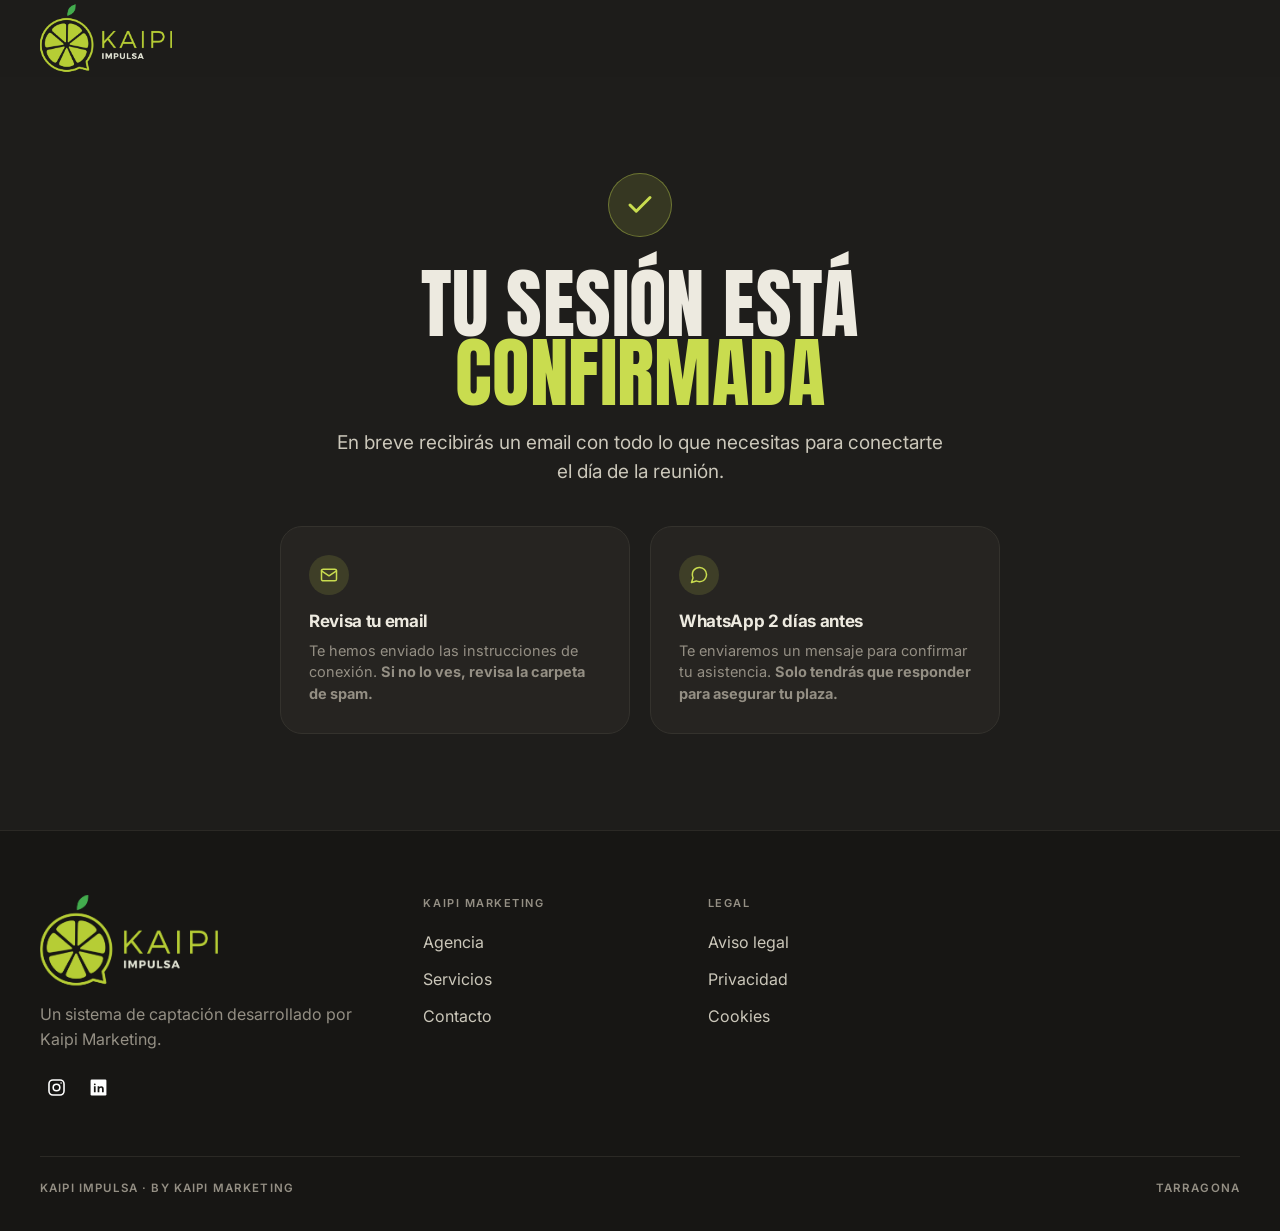
<file: confirmacion.html>
<!DOCTYPE html>
<html lang="es">
<head>
<!-- Google Tag Manager -->
<script>(function(w,d,s,l,i){w[l]=w[l]||[];w[l].push({'gtm.start':
new Date().getTime(),event:'gtm.js'});var f=d.getElementsByTagName(s)[0],
j=d.createElement(s),dl=l!='dataLayer'?'&l='+l:'';j.async=true;j.src=
'https://www.googletagmanager.com/gtm.js?id='+i+dl;f.parentNode.insertBefore(j,f);
})(window,document,'script','dataLayer','GTM-55RJZG6');</script>
<!-- End Google Tag Manager -->
<meta charset="UTF-8" />
<meta name="viewport" content="width=device-width, initial-scale=1.0" />
<title>Tu sesión está confirmada — Kaipi Impulsa</title>
<meta name="robots" content="noindex">
<link rel="preconnect" href="https://fonts.googleapis.com">
<link rel="preconnect" href="https://fonts.gstatic.com" crossorigin>
<link href="https://fonts.googleapis.com/css2?family=Anton&family=Inter:wght@400;500;600;700;800&display=swap" rel="stylesheet">
<link rel="stylesheet" href="css/styles.css?v=2">
</head>
<body class="page-end">
<!-- Google Tag Manager (noscript) -->
<noscript><iframe src="https://www.googletagmanager.com/ns.html?id=GTM-55RJZG6"
height="0" width="0" style="display:none;visibility:hidden"></iframe></noscript>
<!-- End Google Tag Manager (noscript) -->

<header class="hdr">
  <div class="wrap hdr__in">
    <a class="brand" href="index.html" aria-label="Kaipi Impulsa, volver al inicio">
      <span class="brand__logo"><img src="assets/img/kaipi-impulsa-logo-dark.png" alt="" width="4500" height="4500"></span>
    </a>
  </div>
</header>

<main class="end-main">
  <div class="wrap">
    <div class="end">
      <span class="end__check" aria-hidden="true">
        <svg viewBox="0 0 24 24" fill="none" stroke="currentColor" stroke-width="2.4" stroke-linecap="round" stroke-linejoin="round"><path d="M20 6 9 17l-5-5"/></svg>
      </span>
      <h1 class="end__title">Tu sesión está <span class="qf-accent">confirmada</span></h1>
      <p class="end__sub">En breve recibirás un email con todo lo que necesitas para conectarte el día de la reunión.</p>

      <div class="end-cards">
        <div class="end-card">
          <span class="end-card__icon" aria-hidden="true">
            <svg viewBox="0 0 24 24" fill="none" stroke="currentColor" stroke-width="1.8" stroke-linecap="round" stroke-linejoin="round"><rect x="3" y="5" width="18" height="14" rx="2"/><path d="m3 7 9 6 9-6"/></svg>
          </span>
          <h3>Revisa tu email</h3>
          <p>Te hemos enviado las instrucciones de conexión. <strong>Si no lo ves, revisa la carpeta de spam.</strong></p>
        </div>
        <div class="end-card">
          <span class="end-card__icon" aria-hidden="true">
            <svg viewBox="0 0 24 24" fill="none" stroke="currentColor" stroke-width="1.8" stroke-linecap="round" stroke-linejoin="round"><path d="M21 11.5a8.38 8.38 0 0 1-.9 3.8 8.5 8.5 0 0 1-7.6 4.7 8.38 8.38 0 0 1-3.8-.9L3 21l1.9-5.7a8.38 8.38 0 0 1-.9-3.8 8.5 8.5 0 0 1 4.7-7.6 8.38 8.38 0 0 1 3.8-.9h.5a8.48 8.48 0 0 1 8 8v.5z"/></svg>
          </span>
          <h3>WhatsApp 2 días antes</h3>
          <p>Te enviaremos un mensaje para confirmar tu asistencia. <strong>Solo tendrás que responder para asegurar tu plaza.</strong></p>
        </div>
      </div>
    </div>
  </div>
</main>

<footer class="ftr">
  <div class="wrap">
    <div class="ftr__grid">
      <div class="ftr__brand">
        <div class="brand">
          <span class="brand__logo"><img src="assets/img/kaipi-impulsa-logo-dark.png" alt="Kaipi Impulsa" width="4500" height="4500" loading="lazy"></span>
        </div>
        <p>Un sistema de captación desarrollado por Kaipi Marketing.</p>
        <nav class="ftr__social" aria-label="Redes sociales de Kaipi Marketing">
          <a href="https://www.instagram.com/kaipi_marketing/" target="_blank" rel="noopener noreferrer" aria-label="Instagram de Kaipi Marketing (abre en una pestaña nueva)">
            <svg viewBox="0 0 24 24" fill="none" stroke="currentColor" stroke-width="2" stroke-linecap="round" stroke-linejoin="round" aria-hidden="true"><rect x="2.5" y="2.5" width="19" height="19" rx="5"/><circle cx="12" cy="12" r="4.2"/><circle cx="17.8" cy="6.3" r="1" fill="currentColor" stroke="none"/></svg>
          </a>
          <a href="https://www.linkedin.com/company/kaipi-marketing/" target="_blank" rel="noopener noreferrer" aria-label="LinkedIn de Kaipi Marketing (abre en una pestaña nueva)">
            <svg viewBox="0 0 24 24" fill="none" aria-hidden="true"><rect x="2" y="2" width="20" height="20" rx="1.5" fill="currentColor"/><circle cx="7.3" cy="8" r="1.15" fill="#171614"/><path d="M6.2 10.5h2.2V18H6.2zm4.7 0H13v1c.6-.8 1.4-1.2 2.5-1.2 2.2 0 3.1 1.3 3.1 3.5V18h-2.2v-3.8c0-1.1-.3-1.8-1.3-1.8-1.3 0-2 1-2 2.2V18h-2.2z" fill="#171614"/></svg>
          </a>
        </nav>
      </div>
      <div><h4>Kaipi Marketing</h4><ul><li><a href="https://kaipimarketing.com/sobre-kaipi-la-agencia-marketing/">Agencia</a></li><li><a href="https://kaipimarketing.com/servicios-marketing-digital/">Servicios</a></li><li><a href="https://kaipimarketing.com/contactar/">Contacto</a></li></ul></div>
      <div><h4>Legal</h4><ul><li><a href="https://kaipimarketing.com/aviso-legal/">Aviso legal</a></li><li><a href="https://kaipimarketing.com/politica-privacidad/">Privacidad</a></li><li><a href="https://kaipimarketing.com/politica-cookies/">Cookies</a></li></ul></div>
    </div>
    <div class="ftr__bot"><span>Kaipi Impulsa · by Kaipi Marketing</span><span>Tarragona</span></div>
  </div>
</footer>

</body>
</html>
</file>
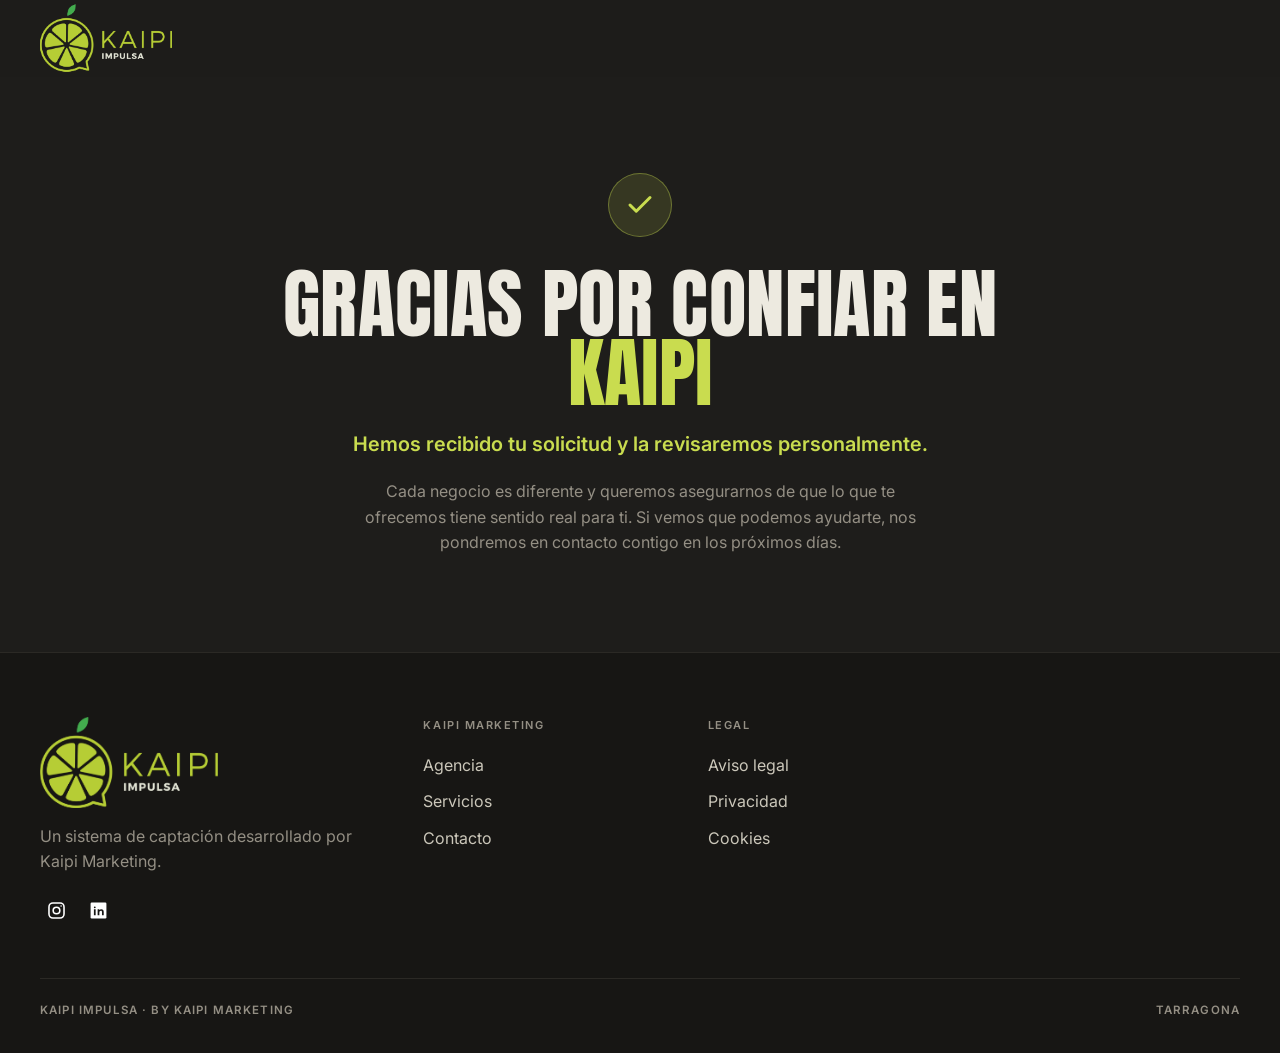
<file: gracias.html>
<!DOCTYPE html>
<html lang="es">
<head>
<!-- Google Tag Manager -->
<script>(function(w,d,s,l,i){w[l]=w[l]||[];w[l].push({'gtm.start':
new Date().getTime(),event:'gtm.js'});var f=d.getElementsByTagName(s)[0],
j=d.createElement(s),dl=l!='dataLayer'?'&l='+l:'';j.async=true;j.src=
'https://www.googletagmanager.com/gtm.js?id='+i+dl;f.parentNode.insertBefore(j,f);
})(window,document,'script','dataLayer','GTM-55RJZG6');</script>
<!-- End Google Tag Manager -->
<meta charset="UTF-8" />
<meta name="viewport" content="width=device-width, initial-scale=1.0" />
<title>Gracias por confiar en Kaipi — Kaipi Impulsa</title>
<meta name="robots" content="noindex">
<link rel="preconnect" href="https://fonts.googleapis.com">
<link rel="preconnect" href="https://fonts.gstatic.com" crossorigin>
<link href="https://fonts.googleapis.com/css2?family=Anton&family=Inter:wght@400;500;600;700;800&display=swap" rel="stylesheet">
<link rel="stylesheet" href="css/styles.css?v=2">
</head>
<body class="page-end">
<!-- Google Tag Manager (noscript) -->
<noscript><iframe src="https://www.googletagmanager.com/ns.html?id=GTM-55RJZG6"
height="0" width="0" style="display:none;visibility:hidden"></iframe></noscript>
<!-- End Google Tag Manager (noscript) -->

<header class="hdr">
  <div class="wrap hdr__in">
    <a class="brand" href="index.html" aria-label="Kaipi Impulsa, volver al inicio">
      <span class="brand__logo"><img src="assets/img/kaipi-impulsa-logo-dark.png" alt="" width="4500" height="4500"></span>
    </a>
  </div>
</header>

<main class="end-main">
  <div class="wrap">
    <div class="end">
      <span class="end__check" aria-hidden="true">
        <svg viewBox="0 0 24 24" fill="none" stroke="currentColor" stroke-width="2.4" stroke-linecap="round" stroke-linejoin="round"><path d="M20 6 9 17l-5-5"/></svg>
      </span>
      <h1 class="end__title">Gracias por confiar en <span class="qf-accent">Kaipi</span></h1>
      <p class="end__sub end__sub--accent">Hemos recibido tu solicitud y la revisaremos personalmente.</p>
      <p class="end__body">Cada negocio es diferente y queremos asegurarnos de que lo que te ofrecemos tiene sentido real para ti. Si vemos que podemos ayudarte, nos pondremos en contacto contigo en los próximos días.</p>
    </div>
  </div>
</main>

<footer class="ftr">
  <div class="wrap">
    <div class="ftr__grid">
      <div class="ftr__brand">
        <div class="brand">
          <span class="brand__logo"><img src="assets/img/kaipi-impulsa-logo-dark.png" alt="Kaipi Impulsa" width="4500" height="4500" loading="lazy"></span>
        </div>
        <p>Un sistema de captación desarrollado por Kaipi Marketing.</p>
        <nav class="ftr__social" aria-label="Redes sociales de Kaipi Marketing">
          <a href="https://www.instagram.com/kaipi_marketing/" target="_blank" rel="noopener noreferrer" aria-label="Instagram de Kaipi Marketing (abre en una pestaña nueva)">
            <svg viewBox="0 0 24 24" fill="none" stroke="currentColor" stroke-width="2" stroke-linecap="round" stroke-linejoin="round" aria-hidden="true"><rect x="2.5" y="2.5" width="19" height="19" rx="5"/><circle cx="12" cy="12" r="4.2"/><circle cx="17.8" cy="6.3" r="1" fill="currentColor" stroke="none"/></svg>
          </a>
          <a href="https://www.linkedin.com/company/kaipi-marketing/" target="_blank" rel="noopener noreferrer" aria-label="LinkedIn de Kaipi Marketing (abre en una pestaña nueva)">
            <svg viewBox="0 0 24 24" fill="none" aria-hidden="true"><rect x="2" y="2" width="20" height="20" rx="1.5" fill="currentColor"/><circle cx="7.3" cy="8" r="1.15" fill="#171614"/><path d="M6.2 10.5h2.2V18H6.2zm4.7 0H13v1c.6-.8 1.4-1.2 2.5-1.2 2.2 0 3.1 1.3 3.1 3.5V18h-2.2v-3.8c0-1.1-.3-1.8-1.3-1.8-1.3 0-2 1-2 2.2V18h-2.2z" fill="#171614"/></svg>
          </a>
        </nav>
      </div>
      <div><h4>Kaipi Marketing</h4><ul><li><a href="https://kaipimarketing.com/sobre-kaipi-la-agencia-marketing/">Agencia</a></li><li><a href="https://kaipimarketing.com/servicios-marketing-digital/">Servicios</a></li><li><a href="https://kaipimarketing.com/contactar/">Contacto</a></li></ul></div>
      <div><h4>Legal</h4><ul><li><a href="https://kaipimarketing.com/aviso-legal/">Aviso legal</a></li><li><a href="https://kaipimarketing.com/politica-privacidad/">Privacidad</a></li><li><a href="https://kaipimarketing.com/politica-cookies/">Cookies</a></li></ul></div>
    </div>
    <div class="ftr__bot"><span>Kaipi Impulsa · by Kaipi Marketing</span><span>Tarragona</span></div>
  </div>
</footer>

</body>
</html>
</file>
